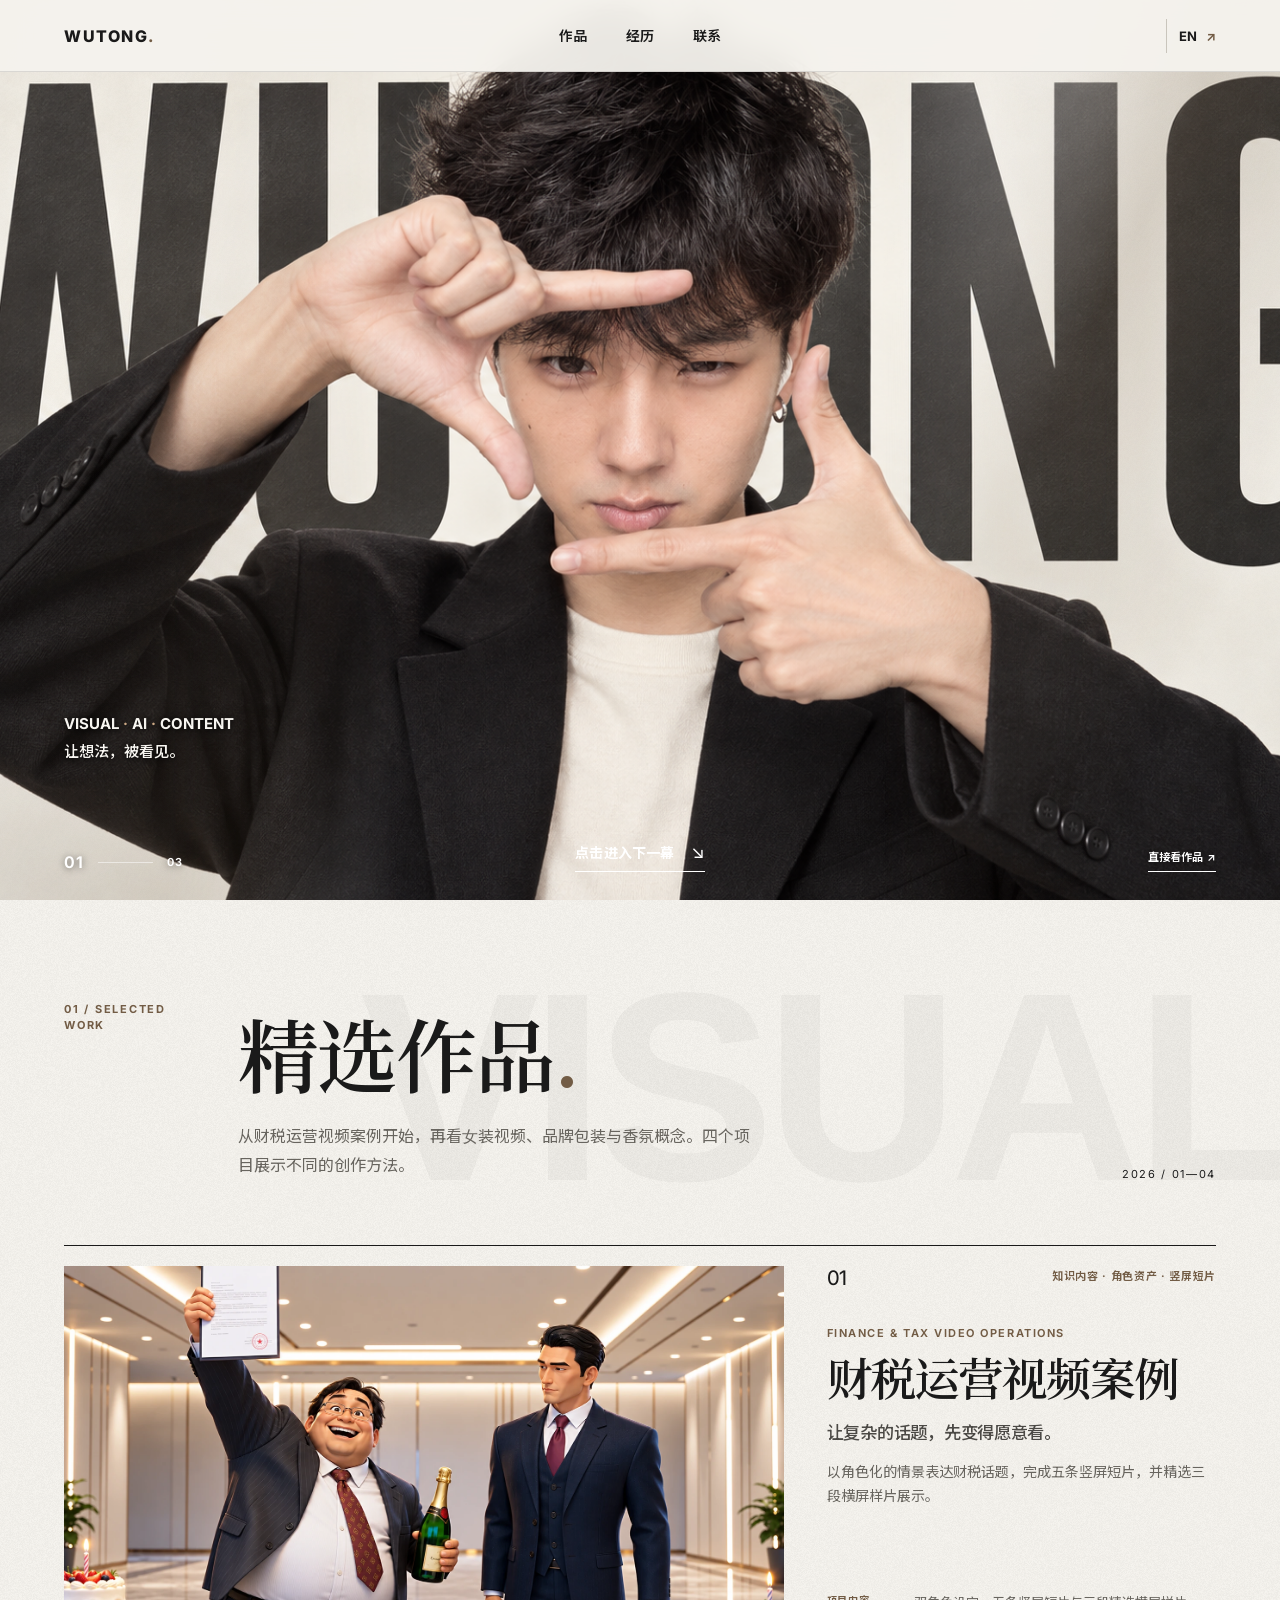
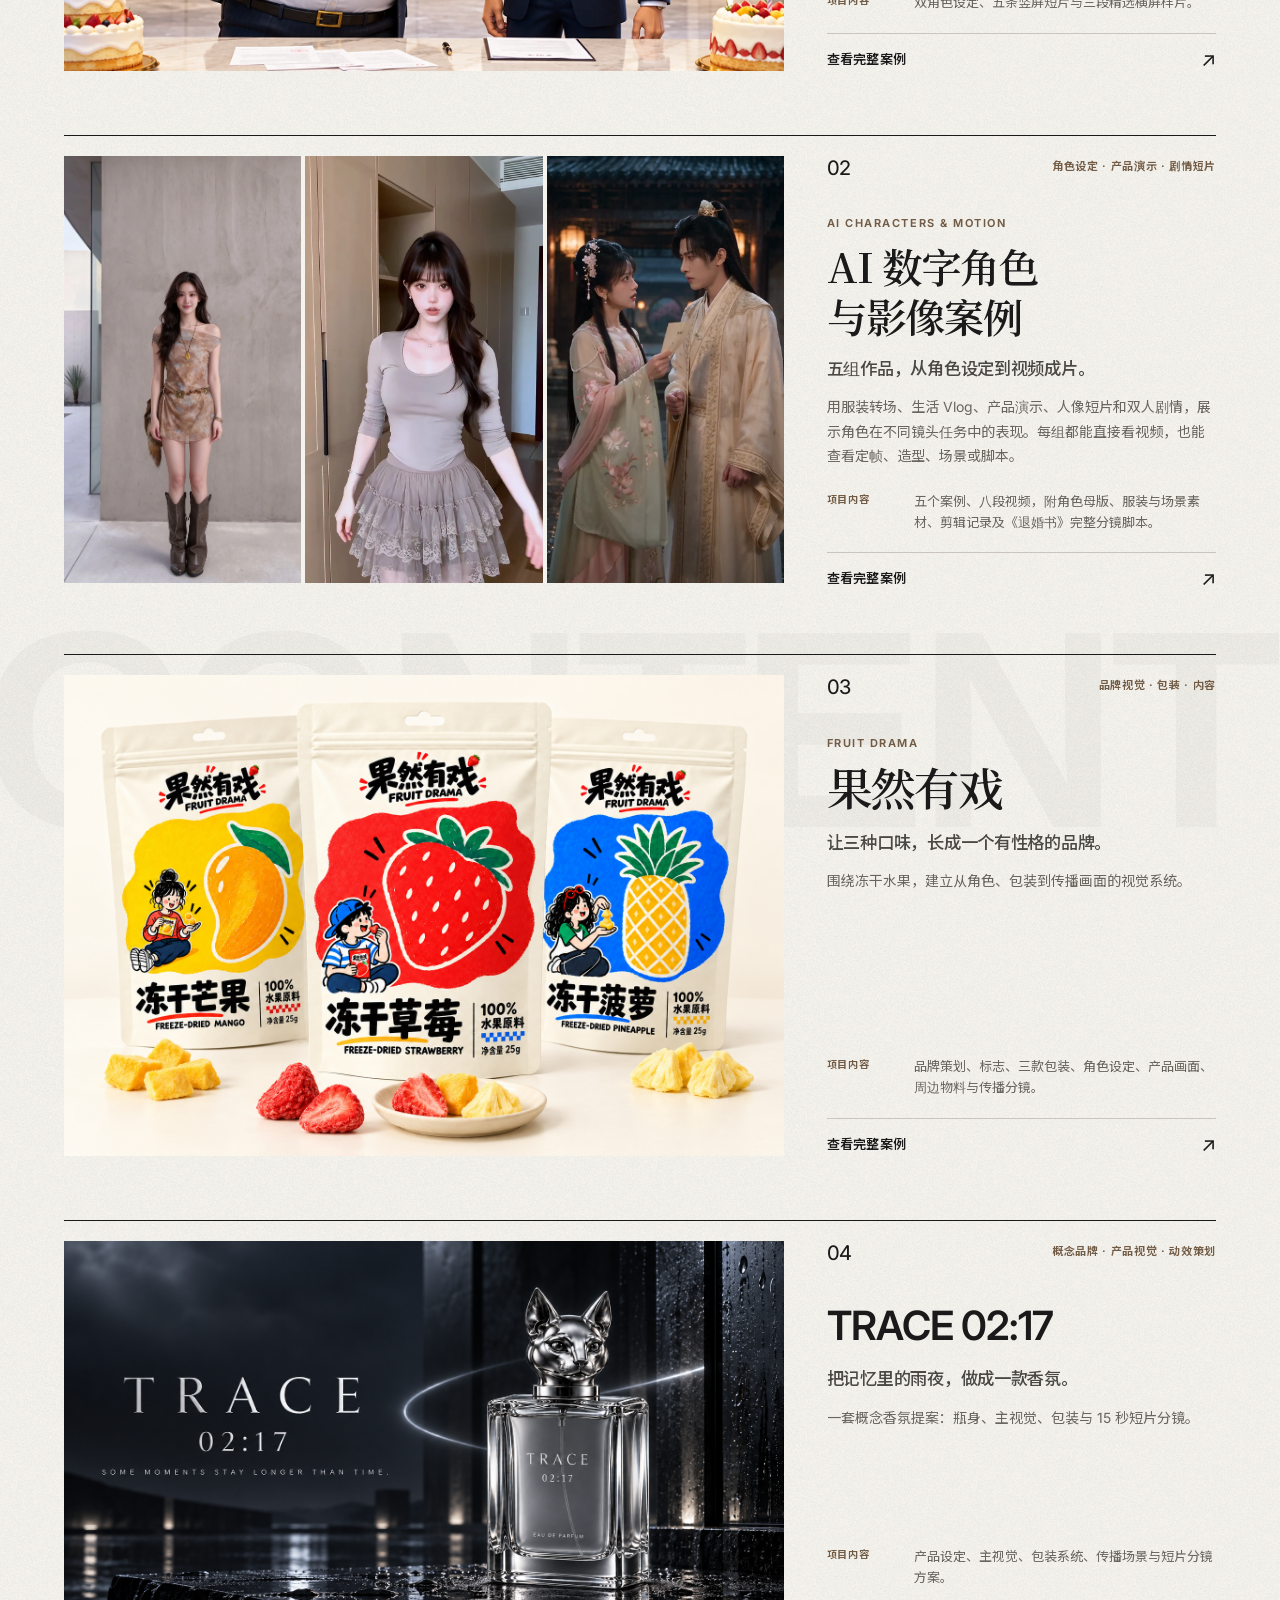
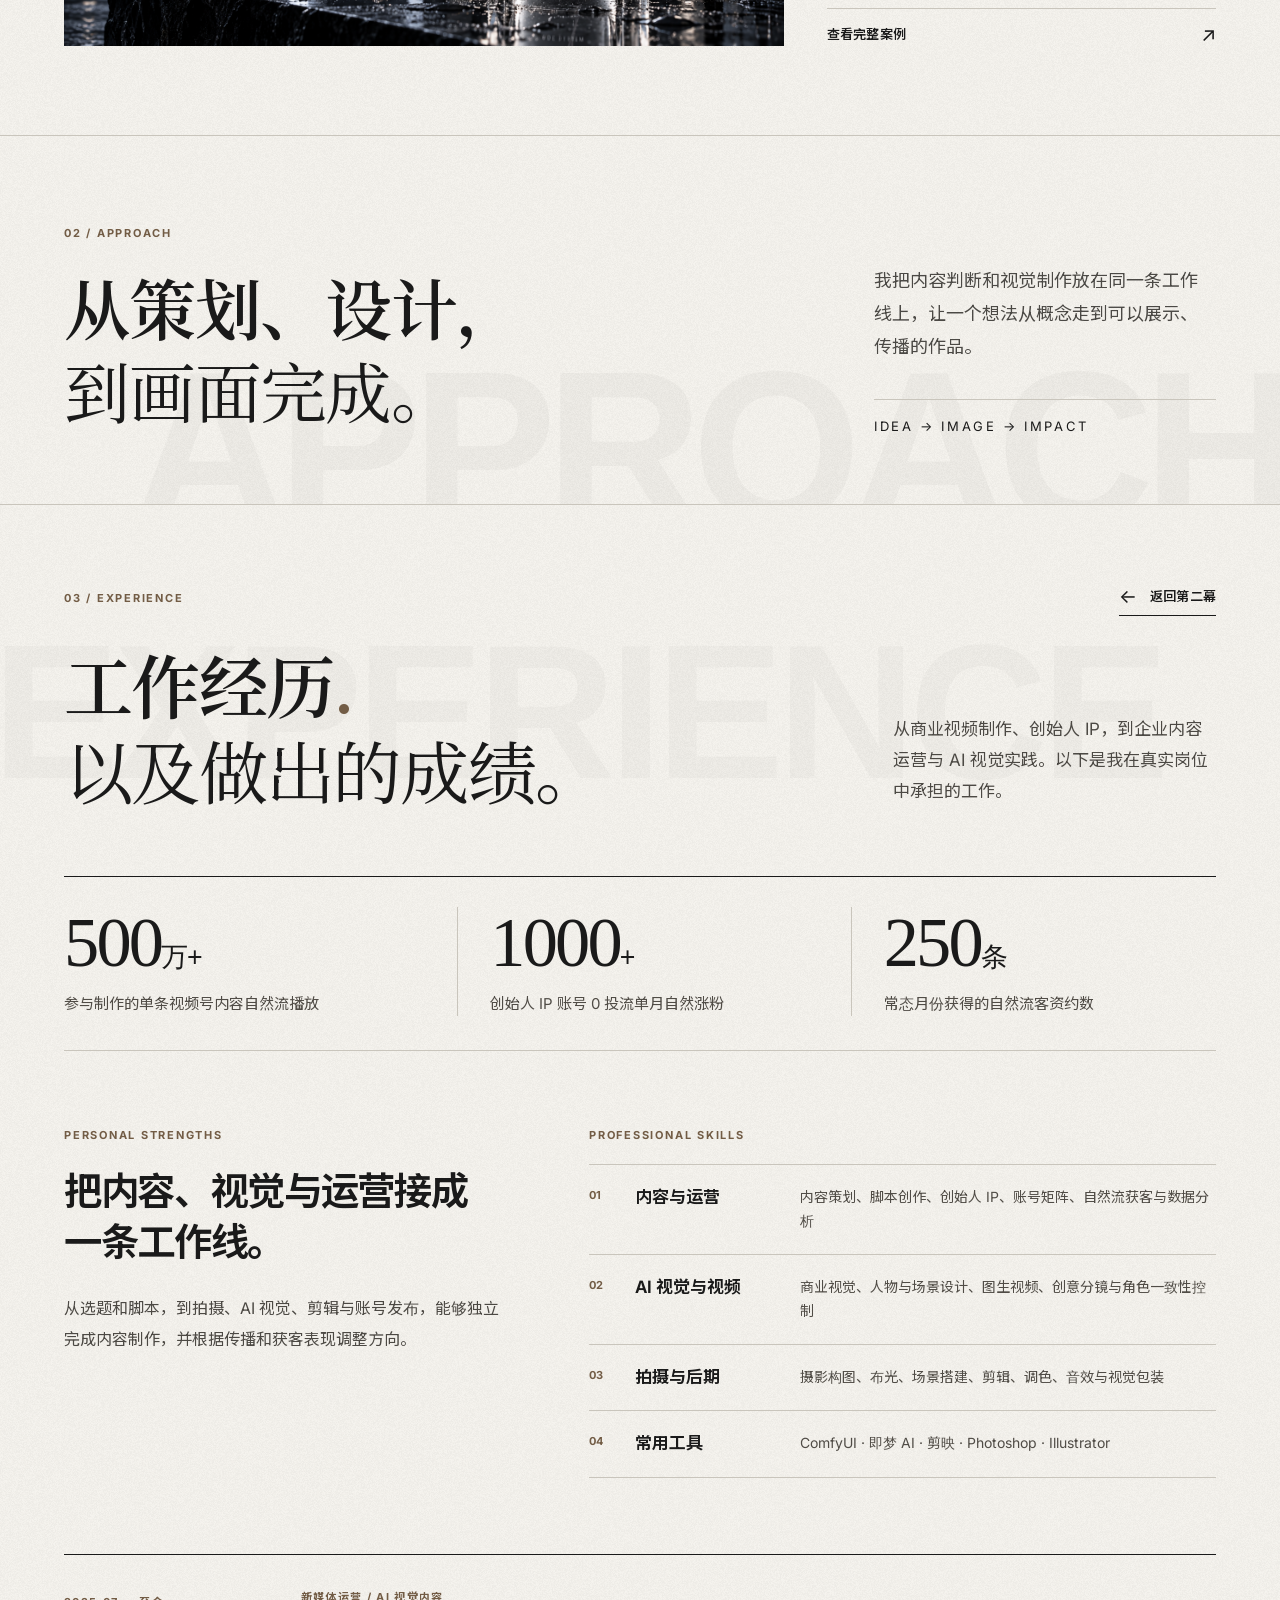
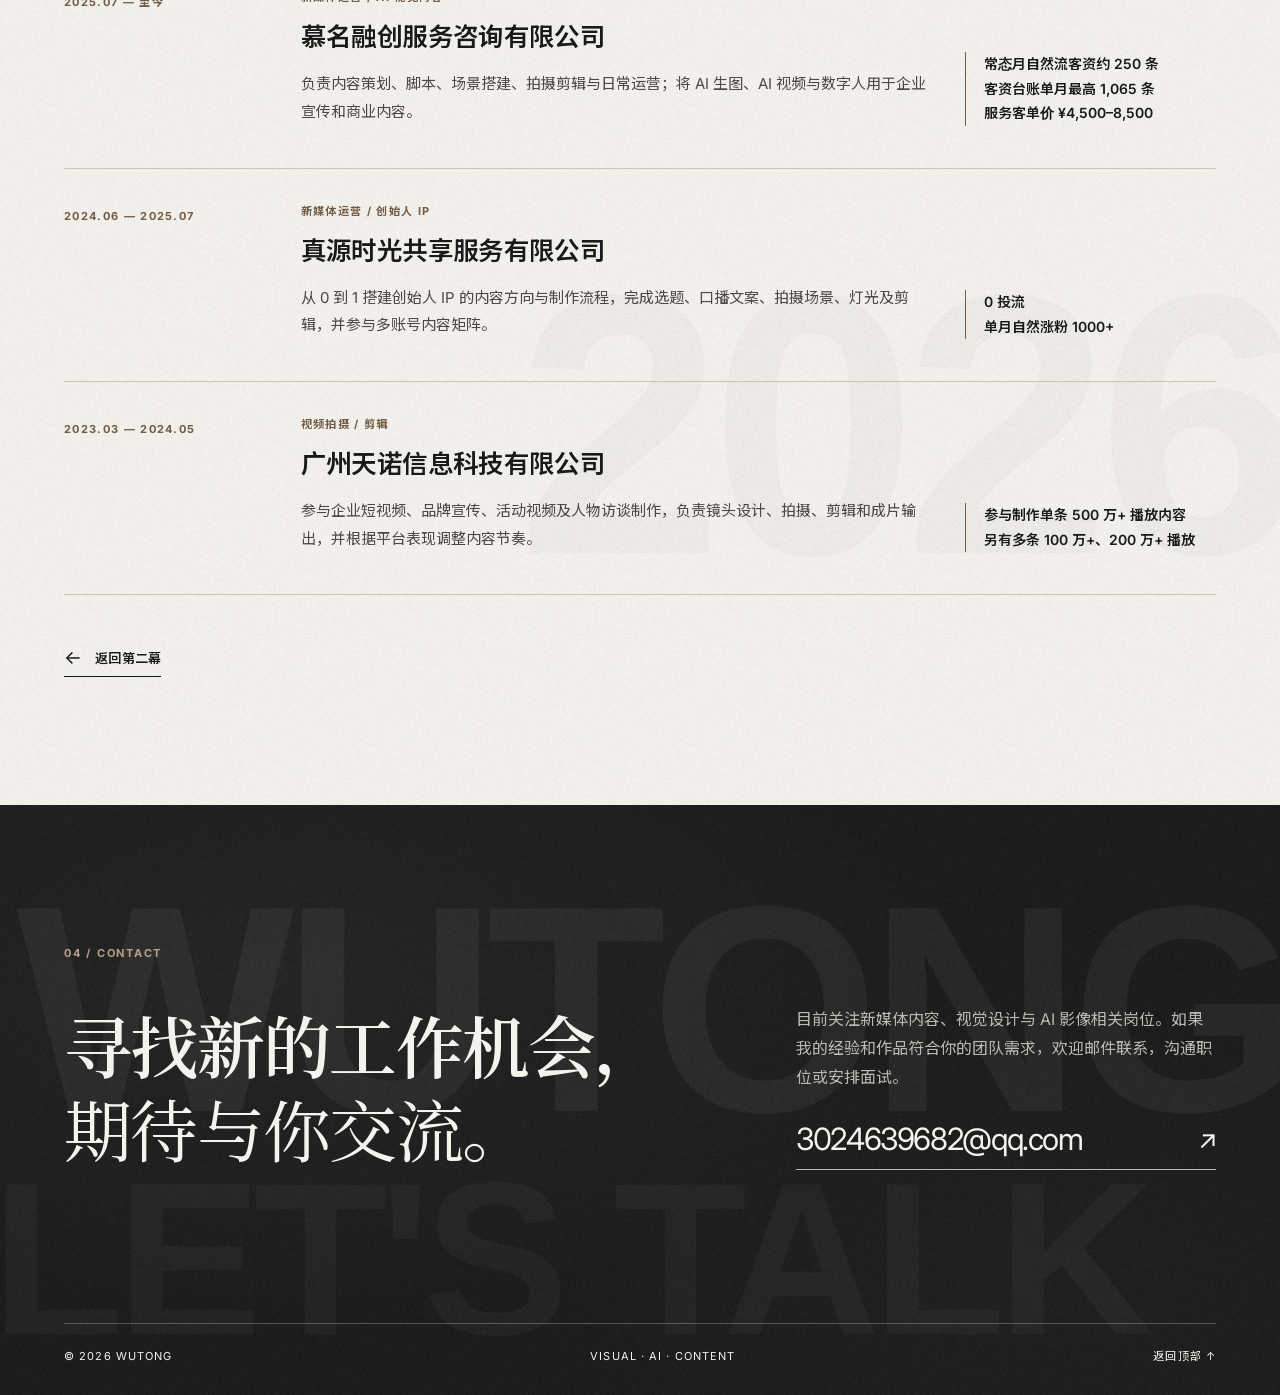
<file: index.html>
<!doctype html>
<html lang="zh-CN">
  <head>
    <meta charset="UTF-8" />
    <meta name="viewport" content="width=device-width, initial-scale=1.0" />
    <meta name="theme-color" content="#f5f3ee" />
    <meta name="description" content="WUTONG 的新媒体、视觉与 AI 创作作品集：品牌视觉、概念产品、数字角色与动漫短片。" />
    <title>WUTONG — Visual · AI · Content</title>
    <link rel="icon" type="image/svg+xml" href="data:image/svg+xml,%3Csvg xmlns='http://www.w3.org/2000/svg' viewBox='0 0 64 64'%3E%3Crect width='64' height='64' fill='%231a1a1a'/%3E%3Cpath d='m10 17 7 30 15-20 15 20 7-30' fill='none' stroke='%23f5f3ee' stroke-width='5'/%3E%3C/svg%3E" />
    <link rel="stylesheet" href="./styles.css?v=42" />
    <script src="./site-data.js?v=26" defer></script>
    <script src="./app.js?v=29" defer></script>
    <script src="./ambient.js?v=21" defer></script>
  </head>
  <body class="home-page">
    <a class="skip-link" href="#work" data-i18n="skip">跳至作品</a>
    <div class="site-ambient" aria-hidden="true"></div>
    <header class="site-header">
      <a class="wordmark" href="#top" aria-label="WUTONG 首页">WUTONG<span class="wordmark-dot">.</span></a>
      <nav class="main-nav" aria-label="主导航">
        <a href="#work" data-i18n="navWork">作品</a>
        <a href="#experience" data-i18n="navExperience">经历</a>
        <a href="#contact" data-i18n="navContact">联系</a>
      </nav>
      <button class="language-toggle" type="button" aria-label="Switch to English" title="Switch to English">EN <span aria-hidden="true">↗</span></button>
    </header>

    <main>
      <section class="story" id="top" data-scene="0" aria-label="点击切换的开场场景">
        <div class="story-sticky">
          <div class="story-media" aria-hidden="true">
            <img class="story-frame is-active" data-frame="0" src="./assets/scene-1.png" alt="" fetchpriority="high" />
            <img class="story-frame" data-frame="1" src="./assets/scene-experience.png" alt="" />
            <img class="story-frame" data-frame="2" src="./assets/scene-selected-work.png" alt="" />
            <video class="story-video" data-transition="0" src="./assets/transition-1-2.mp4" muted playsinline preload="metadata"></video>
            <video class="story-video" data-transition="1" src="./assets/transition-2-3.mp4" muted playsinline preload="metadata"></video>
          </div>
          <span class="ambient-surface" aria-hidden="true"></span>
          <span class="story-word story-word-experience" aria-hidden="true">EXPERIENCE</span>
          <span class="story-word story-word-work" aria-hidden="true">SELECTED WORK</span>

          <div class="story-copy story-copy-0 is-active" data-copy="0">
            <p class="story-kicker">VISUAL <span>·</span> AI <span>·</span> CONTENT</p>
            <p class="story-subline" data-i18n="openingLine">让想法，被看见。</p>
          </div>
          <div class="story-copy story-copy-1" data-copy="1">
            <p class="eyebrow">01 / EXPERIENCE</p>
            <h1 data-i18n="sceneOneTitle">做过什么，<br />做出了什么。</h1>
            <p data-i18n="sceneOneBody">从拍摄剪辑到创始人 IP 与 AI 视觉内容，三段经历记录了我的工作和成果。</p>
            <a class="text-link" href="#experience"><span data-i18n="exploreExperience">查看工作经历</span><span aria-hidden="true">↗</span></a>
          </div>
          <div class="story-copy story-copy-2" data-copy="2">
            <p class="eyebrow">02 / SELECTED WORK</p>
            <h2 data-i18n="sceneTwoTitle">从经历，<br />走进作品。</h2>
            <p data-i18n="sceneTwoBody">按创作方向快速进入案例；往下可浏览完整画面。</p>
            <nav class="story-project-index" aria-label="代表作品">
              <a href="./project.html?slug=tax-animation"><span>01</span><span class="story-index-name"><strong data-i18n="sceneTaxType">内容短片</strong><small data-i18n="sceneTax">财税动漫短片</small></span><span aria-hidden="true">↗</span></a>
              <a href="./project.html?slug=digital-model"><span>02</span><span class="story-index-name"><strong data-i18n="sceneMikaType">数字角色</strong><small data-i18n="sceneMika">AI 数字角色与影像案例</small></span><span aria-hidden="true">↗</span></a>
              <a href="./project.html?slug=fruit-drama"><span>03</span><span class="story-index-name"><strong data-i18n="sceneFruitType">品牌包装</strong><small data-i18n="sceneFruit">果然有戏</small></span><span aria-hidden="true">↗</span></a>
              <a href="./project.html?slug=trace"><span>04</span><span class="story-index-name"><strong data-i18n="sceneTraceType">概念视觉</strong><small>TRACE 02:17</small></span><span aria-hidden="true">↗</span></a>
            </nav>
          </div>

          <div class="story-bottom">
            <div class="story-left"><div class="story-counter" aria-hidden="true"><span class="story-current">01</span><span class="story-rule"></span><span>03</span></div><button class="scene-prev" type="button" hidden><span aria-hidden="true">←</span> <span data-i18n="previousScene">上一幕</span></button></div>
            <button class="scene-next" type="button"><span data-i18n="nextScene">点击进入下一幕</span><span class="next-arrow" aria-hidden="true">↘</span></button>
            <a class="story-skip" href="#work"><span data-i18n="skipIntro">直接看作品</span> <span aria-hidden="true">↗</span></a>
          </div>
        </div>
      </section>

      <section class="works section-shell" id="work" aria-labelledby="works-title">
        <span class="ambient-surface" aria-hidden="true"></span>
        <div class="section-heading">
          <p class="section-index">01 / SELECTED WORK</p>
          <div>
            <h2 id="works-title" data-i18n="worksTitle">精选作品<span class="heading-period">.</span></h2>
            <p data-i18n="worksIntro">从财税运营视频案例开始，再看女装视频、品牌包装与香氛概念。四个项目展示不同的创作方法。</p>
          </div>
          <span class="works-count">2026 / 01—04</span>
        </div>
        <div class="work-list" id="work-list"></div>
        <noscript><p>查看项目：<a href="./project.html?slug=tax-animation">财税动漫短片</a>、<a href="./project.html?slug=fruit-drama">果然有戏</a>、<a href="./project.html?slug=trace">TRACE 02:17</a>、<a href="./project.html?slug=digital-model">AI 数字角色与影像案例</a>。</p></noscript>
      </section>

      <section class="statement section-shell" aria-labelledby="statement-title">
        <span class="ambient-surface" aria-hidden="true"></span>
        <p class="section-index">02 / APPROACH</p>
        <h2 id="statement-title" data-i18n="statementTitle">从策划、设计，<br /><em>到画面完成。</em></h2>
        <div class="statement-side">
          <p data-i18n="statementBody">我把内容判断和视觉制作放在同一条工作线上，让一个想法从概念走到可以展示、传播的作品。</p>
          <span class="fine-line"></span>
          <p class="statement-en">IDEA → IMAGE → IMPACT</p>
        </div>
      </section>

      <section class="experience section-shell" id="experience" aria-labelledby="experience-title">
        <span class="ambient-surface" aria-hidden="true"></span>
        <div class="experience-topline"><p class="section-index">03 / EXPERIENCE</p><a class="experience-return" href="#top" data-return-scene="1"><span aria-hidden="true">←</span><span data-i18n="returnSecondScene">返回第二幕</span></a></div>
        <div class="experience-heading">
          <div><h2 id="experience-title" data-i18n="experienceTitle">工作经历<span class="heading-period">.</span><br /><em>以及做出的成绩。</em></h2></div>
          <p data-i18n="experienceIntro">从商业视频制作、创始人 IP，到企业内容运营与 AI 视觉实践。以下是我在真实岗位中承担的工作。</p>
        </div>
        <div class="experience-metrics" aria-label="代表成果">
          <div><strong data-i18n="metricViewsNumber">500<span>万+</span></strong><p data-i18n="metricViews">参与制作的单条视频号内容自然流播放</p></div>
          <div><strong data-i18n="metricFollowersNumber">1000<span>+</span></strong><p data-i18n="metricFollowers">创始人 IP 账号 0 投流单月自然涨粉</p></div>
          <div><strong data-i18n="metricLeadsNumber">250<span>条</span></strong><p data-i18n="metricLeads">常态月份获得的自然流客资约数</p></div>
        </div>
        <div class="experience-capabilities" aria-labelledby="capabilities-title">
          <div class="experience-advantage">
            <p class="section-index" data-i18n="advantageLabel">PERSONAL STRENGTHS</p>
            <h3 id="capabilities-title" data-i18n="advantageTitle">把内容、视觉与运营接成一条工作线。</h3>
            <p data-i18n="advantageBody">从选题和脚本，到拍摄、AI 视觉、剪辑与账号发布，能够独立完成内容制作，并根据传播和获客表现调整方向。</p>
          </div>
          <div class="experience-skills" aria-label="专业技能">
            <p class="section-index" data-i18n="skillsLabel">PROFESSIONAL SKILLS</p>
            <div class="experience-skill"><span>01</span><h4 data-i18n="skillOperationsTitle">内容与运营</h4><p data-i18n="skillOperationsBody">内容策划、脚本创作、创始人 IP、账号矩阵、自然流获客与数据分析</p></div>
            <div class="experience-skill"><span>02</span><h4 data-i18n="skillAiTitle">AI 视觉与视频</h4><p data-i18n="skillAiBody">商业视觉、人物与场景设计、图生视频、创意分镜与角色一致性控制</p></div>
            <div class="experience-skill"><span>03</span><h4 data-i18n="skillProductionTitle">拍摄与后期</h4><p data-i18n="skillProductionBody">摄影构图、布光、场景搭建、剪辑、调色、音效与视觉包装</p></div>
            <div class="experience-skill"><span>04</span><h4 data-i18n="skillToolsTitle">常用工具</h4><p data-i18n="skillToolsBody">ComfyUI · 即梦 AI · 剪映 · Photoshop · Illustrator</p></div>
          </div>
        </div>
        <div class="experience-list">
          <article class="experience-item">
            <p class="experience-date" data-i18n="jobOneDate">2025.07 — 至今</p>
            <div class="experience-detail"><p class="experience-role" data-i18n="jobOneRole">新媒体运营 / AI 视觉内容</p><h3 data-i18n="jobOneCompany">慕名融创服务咨询有限公司</h3><p data-i18n="jobOneBody">负责内容策划、脚本、场景搭建、拍摄剪辑与日常运营；将 AI 生图、AI 视频与数字人用于企业宣传和商业内容。</p></div>
            <p class="experience-result" data-i18n="jobOneResult">常态月自然流客资约 250 条<br />客资台账单月最高 1,065 条<br />服务客单价 ¥4,500–8,500</p>
          </article>
          <article class="experience-item">
            <p class="experience-date">2024.06 — 2025.07</p>
            <div class="experience-detail"><p class="experience-role" data-i18n="jobTwoRole">新媒体运营 / 创始人 IP</p><h3 data-i18n="jobTwoCompany">真源时光共享服务有限公司</h3><p data-i18n="jobTwoBody">从 0 到 1 搭建创始人 IP 的内容方向与制作流程，完成选题、口播文案、拍摄场景、灯光及剪辑，并参与多账号内容矩阵。</p></div>
            <p class="experience-result" data-i18n="jobTwoResult">0 投流<br />单月自然涨粉 1000+</p>
          </article>
          <article class="experience-item">
            <p class="experience-date">2023.03 — 2024.05</p>
            <div class="experience-detail"><p class="experience-role" data-i18n="jobThreeRole">视频拍摄 / 剪辑</p><h3 data-i18n="jobThreeCompany">广州天诺信息科技有限公司</h3><p data-i18n="jobThreeBody">参与企业短视频、品牌宣传、活动视频及人物访谈制作，负责镜头设计、拍摄、剪辑和成片输出，并根据平台表现调整内容节奏。</p></div>
            <p class="experience-result" data-i18n="jobThreeResult">参与制作单条 500 万+ 播放内容<br />另有多条 100 万+、200 万+ 播放</p>
          </article>
        </div>
        <a class="experience-return experience-return--footer" href="#top" data-return-scene="1"><span aria-hidden="true">←</span><span data-i18n="returnSecondScene">返回第二幕</span></a>
      </section>

      <section class="contact section-shell" id="contact" aria-labelledby="contact-title">
        <span class="ambient-surface" aria-hidden="true"></span>
        <p class="section-index">04 / CONTACT</p>
        <div class="contact-content">
          <h2 id="contact-title" data-i18n="contactTitle">寻找新的工作机会，<br /><em>期待与你交流。</em></h2>
          <div>
            <p data-i18n="contactBody">目前关注新媒体内容、视觉设计与 AI 影像相关岗位。如果我的经验和作品符合你的团队需求，欢迎邮件联系，沟通职位或安排面试。</p>
            <a class="contact-email" href="mailto:3024639682@qq.com">3024639682@qq.com <span aria-hidden="true">↗</span></a>
          </div>
        </div>
        <footer class="site-footer"><span>© 2026 WUTONG</span><span>VISUAL · AI · CONTENT</span><a href="#top" data-i18n="backTop">返回顶部 ↑</a></footer>
      </section>
    </main>
  </body>
</html>
</file>
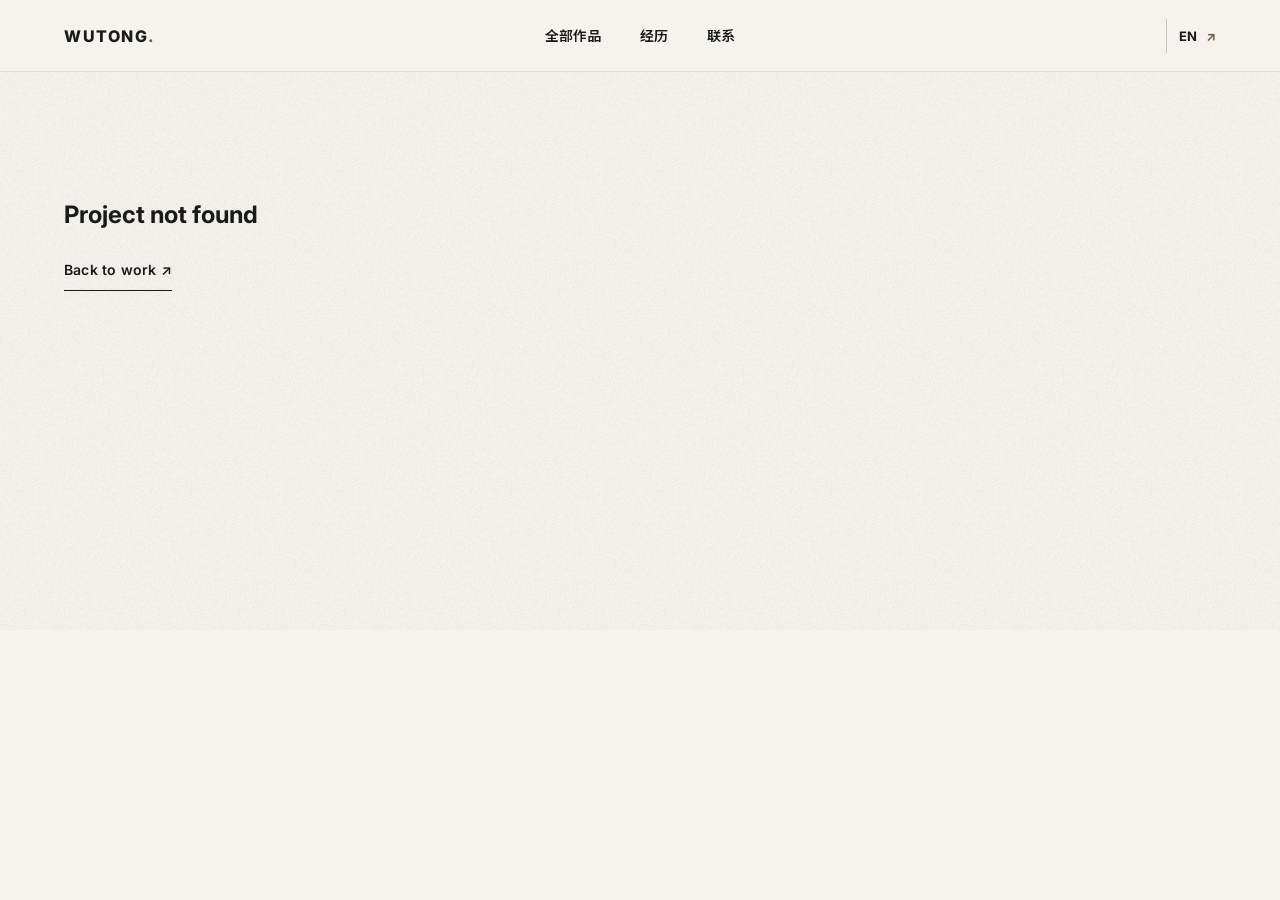
<file: project.html>
<!doctype html>
<html lang="zh-CN">
  <head>
    <meta charset="UTF-8" />
    <meta name="viewport" content="width=device-width, initial-scale=1.0" />
    <meta name="theme-color" content="#f5f3ee" />
    <meta name="description" content="WUTONG 作品案例。" />
    <title>Project — WUTONG</title>
    <link rel="icon" type="image/svg+xml" href="data:image/svg+xml,%3Csvg xmlns='http://www.w3.org/2000/svg' viewBox='0 0 64 64'%3E%3Crect width='64' height='64' fill='%231a1a1a'/%3E%3Cpath d='m10 17 7 30 15-20 15 20 7-30' fill='none' stroke='%23f5f3ee' stroke-width='5'/%3E%3C/svg%3E" />
    <link rel="stylesheet" href="./styles.css?v=42" />
    <script src="./site-data.js?v=26" defer></script>
    <script src="./project.js?v=22" defer></script>
    <script src="./ambient.js?v=16" defer></script>
  </head>
  <body class="project-page">
    <a class="skip-link" href="#case-content">跳至案例内容</a>
    <header class="site-header">
      <a class="wordmark" href="./index.html" aria-label="WUTONG 首页">WUTONG<span class="wordmark-dot">.</span></a>
      <nav class="main-nav" aria-label="主导航"><a href="./index.html#work" data-i18n="allWorks">全部作品</a><a href="./index.html#experience" data-i18n="navExperience">经历</a><a href="./index.html#contact" data-i18n="navContact">联系</a></nav>
      <button class="language-toggle" type="button" aria-label="Switch to English" title="Switch to English">EN <span aria-hidden="true">↗</span></button>
    </header>
    <main id="case-content">
      <section class="case-hero section-shell">
        <span class="ambient-surface" aria-hidden="true"></span>
        <a class="case-back text-link" href="./index.html#work"><span aria-hidden="true">←</span><span data-i18n="backWorks">返回全部作品</span></a>
        <div class="case-headline">
          <p class="case-number">PROJECT / <span id="case-number">01</span></p>
          <p class="case-category" id="case-category"></p>
          <h1 id="case-title"></h1>
          <p class="case-tagline" id="case-tagline"></p>
        </div>
        <div class="case-cover-wrap"></div>
      </section>
      <section class="case-overview section-shell">
        <span class="ambient-surface" aria-hidden="true"></span>
        <div class="case-overview-heading"><p class="section-index">OVERVIEW</p><h2 data-i18n="caseOverview">项目概览</h2></div>
        <div class="case-overview-body"><p class="case-lead" id="case-summary"></p><div class="case-facts"><div><span data-i18n="caseType">项目类型</span><strong id="case-type"></strong></div><div><span data-i18n="caseOutput">交付内容</span><strong id="case-deliverables"></strong></div></div></div>
      </section>
      <section class="case-gallery section-shell" aria-labelledby="gallery-title">
        <span class="ambient-surface" aria-hidden="true"></span>
        <div class="case-gallery-head"><p class="section-index">01 / SELECTED FRAMES</p><h2 id="gallery-title" data-i18n="caseGallery">作品画面</h2></div>
        <div id="case-video-wrap" class="case-video-wrap" hidden><div class="case-video-intro"><p class="section-index">FILM / 01—03</p><h3 data-i18n="videoSample">短片精选</h3><p data-i18n="videoNote">三段横屏样片，展示不同的财税情景与角色风格。</p></div><div id="case-video-grid" class="case-video-grid"></div></div>
        <div id="case-script-wrap" class="case-script-wrap" hidden><div class="case-script-intro"><p class="section-index">STORY / 01—07</p><h3 data-i18n="scriptTitle">脚本与对应画面</h3><p data-i18n="scriptNote">先看完整的 0–30 秒脚本，再看三个关键画面。</p></div><figure id="case-full-script" class="case-full-script" hidden><a id="case-full-script-link" target="_blank" rel="noopener"><img id="case-full-script-image" loading="lazy" decoding="async" /></a><figcaption id="case-full-script-caption"></figcaption></figure><div id="case-script-grid" class="case-script-grid"></div></div>
        <div id="gallery-grid" class="gallery-grid"></div>
      </section>
      <section class="case-story section-shell">
        <span class="ambient-surface" aria-hidden="true"></span>
        <div><p class="section-index">02 / CONTEXT</p><h2 data-i18n="caseChallenge">要解决的问题</h2><p id="case-brief"></p></div>
        <div><p class="section-index">03 / APPROACH</p><h2 data-i18n="caseApproach">设计与制作</h2><p id="case-process"></p></div>
      </section>
      <section class="next-project section-shell"><span class="ambient-surface" aria-hidden="true"></span><p class="section-index" data-i18n="nextLabel">下一个项目</p><a id="next-link" href="#"><span id="next-title"></span><span aria-hidden="true">↗</span></a></section>
      <nav class="case-endnav section-shell" aria-label="案例结束导航"><span class="section-index">END / PROJECT</span><a href="./index.html#work"><span aria-hidden="true">←</span><span data-i18n="backWorks">返回全部作品</span></a></nav>
      <footer class="site-footer section-shell"><span>© 2026 WUTONG</span><span>VISUAL · AI · CONTENT</span><a href="./index.html#work" data-i18n="allWorks">全部作品 ↑</a></footer>
    </main>
  </body>
</html>
</file>
<file: styles.css>
:root{color-scheme:light;--paper:#f5f3ee;--paper-deep:#ebe8e1;--ink:#1a1a1a;--muted:#68655f;--line:#c9c5bc;--accent:#725c45;--page-pad:clamp(22px,5vw,88px);--header-h:72px}
@view-transition{navigation:auto}
::view-transition-old(root),::view-transition-new(root){animation-duration:.3s}
::view-transition-group(project-tax),::view-transition-group(project-fruit),::view-transition-group(project-trace){animation-duration:.48s;animation-timing-function:cubic-bezier(.16,1,.3,1)}
*{box-sizing:border-box}
html{scroll-behavior:smooth;background:var(--paper);scrollbar-color:var(--accent) var(--paper-deep)}
body{margin:0;min-width:320px;background:var(--paper) url("./assets/paper-grain-light.png") repeat;background-size:320px 320px;color:var(--ink);font-family:"PingFang SC","Microsoft YaHei",Arial,sans-serif;-webkit-font-smoothing:antialiased}
body,button{font-size:16px}
button,a{color:inherit;font:inherit}
a{text-decoration:none}
button{border:0;background:none;cursor:pointer}
img,video{max-width:100%}
img{display:block}
::selection{background:#1a1a1a;color:#fff}
:focus-visible{outline:2px solid var(--accent);outline-offset:5px}
.skip-link{position:fixed;z-index:100;left:16px;top:-60px;padding:12px 18px;background:var(--ink);color:#fff}
.skip-link:focus{top:16px}
.section-shell{padding-inline:max(var(--page-pad),calc((100vw - 1480px)/2))}
.section-index,.eyebrow,.case-number{margin:0;font-size:11px;line-height:1.4;font-weight:700;letter-spacing:.2em;text-transform:uppercase}
.section-index{color:var(--accent)}
.site-header{position:fixed;z-index:40;top:0;left:0;right:0;height:var(--header-h);padding:0 var(--page-pad);display:grid;grid-template-columns:1fr auto 1fr;align-items:center;gap:20px;background:rgba(245,243,238,.95);border-bottom:1px solid rgba(26,26,26,.12);backdrop-filter:blur(14px)}
.wordmark{justify-self:start;white-space:nowrap;font-size:16px;font-weight:800;letter-spacing:.13em;line-height:1}
.wordmark-dot{color:var(--accent)}
.main-nav{display:flex;align-items:center;gap:clamp(24px,3vw,52px)}
.main-nav a{position:relative;padding:8px 0;font-size:13px;font-weight:600;letter-spacing:.04em;white-space:nowrap}
.main-nav a:after{content:"";position:absolute;left:0;right:100%;bottom:3px;height:1px;background:currentColor;transition:right .25s ease}
.main-nav a:hover:after,.main-nav a:focus-visible:after{right:0}
.language-toggle{justify-self:end;padding:9px 0 9px 12px;border-left:1px solid var(--line);font-size:13px;font-weight:700;letter-spacing:.04em;white-space:nowrap}
.language-toggle span{display:inline-block;margin-left:5px;color:var(--accent);transition:transform .25s ease}
.language-toggle:hover span{transform:translate(2px,-2px)}

.story{position:relative;height:100svh;min-height:580px;background:var(--paper-deep)}
.story-sticky{position:relative;height:100%;overflow:hidden;isolation:isolate;cursor:pointer}
.story-media,.story-frame,.story-video{position:absolute;inset:0;width:100%;height:100%}
.story-media{z-index:-2;background:#eae7df}
.story-frame,.story-video{object-fit:cover;object-position:center;opacity:0;transition:opacity .2s ease}
.story-frame.is-active,.story-video.is-visible{opacity:1}
.story-video{z-index:3;background:#eae7df;pointer-events:none}
.story-video[data-transition="1"]{z-index:4}
.story-media:after{content:"";position:absolute;z-index:5;inset:0;opacity:0;pointer-events:none;transition:opacity .6s ease}
.story[data-scene="1"] .story-media:after{opacity:1;background:linear-gradient(90deg,transparent 47%,rgba(245,243,238,.73) 74%,rgba(245,243,238,.92))}
.story[data-scene="2"] .story-media:after{opacity:1;background:linear-gradient(90deg,rgba(245,243,238,.86),rgba(245,243,238,.35) 46%,transparent 70%)}
.story-copy{position:absolute;z-index:7;opacity:0;visibility:hidden;transform:translateY(12px);transition:opacity .3s ease,transform .3s ease,visibility .3s ease;pointer-events:none}
.story-copy.is-active{opacity:1;visibility:visible;transform:none;pointer-events:auto}
.story.is-transitioning .story-copy{opacity:0;pointer-events:none}
.story-copy-0{left:var(--page-pad);bottom:clamp(105px,15vh,165px);color:var(--paper)}
.story-kicker{margin:0 0 12px;font-size:13px;font-weight:700;letter-spacing:.26em;text-shadow:0 1px 8px rgba(0,0,0,.5)}
.story-kicker span{color:#d4b08b}
.story-subline{margin:0;font-size:clamp(20px,2.5vw,40px);font-weight:550;letter-spacing:-.04em;text-shadow:0 1px 12px rgba(0,0,0,.52)}
.story-copy-1{right:clamp(4%,6vw,110px);top:50%;width:min(31vw,500px);translate:0 -45%}
.story-copy-2{left:clamp(6%,8vw,125px);top:52%;width:min(34vw,540px);translate:0 -45%}
.story-copy .eyebrow{margin-bottom:23px;color:var(--accent)}
.story-copy h1,.story-copy h2{margin:0 0 26px;font-size:clamp(44px,4.5vw,78px);font-weight:600;line-height:1.16;letter-spacing:-.025em}
.story-copy p:not(.eyebrow){margin:0;max-width:430px;font-size:clamp(15px,1.16vw,18px);line-height:1.85;color:#44403a}
.text-link{display:inline-flex;align-items:center;justify-content:space-between;gap:45px;padding:12px 0;border-bottom:1px solid currentColor;font-size:14px;font-weight:600;letter-spacing:.02em;transition:gap .25s ease,color .25s ease}
.text-link:hover,.text-link:focus-visible{gap:60px;color:var(--accent)}
.story-copy .text-link{margin-top:32px}
.story-project-index{margin-top:27px;border-top:1px solid var(--ink)}
.story-project-index a{display:grid;grid-template-columns:28px 1fr 20px;align-items:center;gap:14px;min-height:54px;border-bottom:1px solid rgba(26,26,26,.25);transition:padding .22s ease,color .22s ease}
.story-project-index a:hover,.story-project-index a:focus-visible{padding-left:7px;color:var(--accent)}
.story-project-index a span:first-child{font-family:Georgia,serif;font-size:13px;color:var(--accent)}
.story-index-name{display:flex;align-items:baseline;justify-content:space-between;gap:12px;min-width:0}
.story-project-index a strong{font-size:16px;font-weight:600;letter-spacing:-.015em}
.story-project-index a small{color:var(--muted);font-size:12px;font-weight:500;line-height:1.4;text-align:right}
.story-project-index a span:last-child{justify-self:end;font-size:18px;font-weight:400}
.story-copy-2 h2{font-size:clamp(43px,4vw,65px);margin-bottom:18px}
.story-copy-2 p:not(.eyebrow){font-size:15px}
.story-bottom{position:absolute;z-index:8;bottom:28px;left:var(--page-pad);right:var(--page-pad);display:grid;grid-template-columns:1fr 1fr 1fr;align-items:end;gap:20px;font-size:11px;font-weight:650;letter-spacing:.09em}
.story-counter{display:flex;align-items:center;gap:14px;width:max-content}
.story-current{font-size:16px}
.story-rule{width:55px;height:1px;background:currentColor;opacity:.5}
.story-left{display:flex;align-items:center;gap:27px}
.scene-prev{display:inline-flex;gap:8px;align-items:center;padding:6px 0;font-size:13px;font-weight:600;letter-spacing:.03em;border-bottom:1px solid transparent;white-space:nowrap}
.scene-prev:not([hidden]):hover{border-color:currentColor}
.scene-prev[hidden]{display:none}
.scene-next{justify-self:center;display:inline-flex;align-items:center;gap:16px;padding:10px 0;border-bottom:1px solid currentColor;font-size:14px;font-weight:700;letter-spacing:.03em;white-space:nowrap;transition:gap .25s ease,color .25s ease,transform .15s ease}
.scene-next:hover,.scene-next:focus-visible{gap:25px;color:var(--accent)}
.scene-next .next-arrow{font-size:18px;font-weight:400;line-height:1}
.story-skip{justify-self:end;border-bottom:1px solid currentColor;padding-bottom:7px;white-space:nowrap}
.story-skip:hover{color:var(--accent)}
.story[data-scene="0"] .story-bottom{color:#fff;text-shadow:0 1px 7px rgba(0,0,0,.55)}
.story.is-transitioning .scene-next{opacity:.4;pointer-events:none}

.statement{min-height:0;padding-top:clamp(75px,7vw,105px);padding-bottom:clamp(85px,8vw,120px);display:grid;grid-template-columns:1.45fr .7fr;gap:24px 8vw;align-items:start;border-top:1px solid var(--line)}
.statement>.section-index{grid-column:1/-1}
.statement h2,.about h2,.contact h2{margin:0;font-size:clamp(48px,5.2vw,76px);font-weight:600;line-height:1.2;letter-spacing:-.025em}
.statement h2 em,.about h2 em,.contact h2 em{font-family:"Songti SC","Noto Serif CJK SC",SimSun,serif;font-style:normal;font-weight:400;letter-spacing:-.025em}
.statement-side{align-self:end;max-width:400px}
.statement-side>p:first-child{margin:0;font-size:18px;line-height:1.9;color:#4b4945}
.fine-line{display:block;width:100%;height:1px;background:var(--line);margin:35px 0 18px}
.statement-en{margin:0;font-family:Georgia,serif;font-size:13px;letter-spacing:.2em}

.works{padding-top:clamp(85px,8vw,125px);padding-bottom:clamp(95px,9vw,135px)}
.section-heading{display:grid;grid-template-columns:.38fr 2fr .5fr;gap:30px;align-items:start;margin-bottom:clamp(54px,6vw,86px)}
.section-heading h2{margin:0;font-size:clamp(58px,6.3vw,96px);line-height:1.1;letter-spacing:-.025em;font-weight:600}
.heading-period{color:var(--accent)}
.section-heading>div>p{max-width:520px;margin:20px 0 0;color:var(--muted);font-size:16px;line-height:1.75}
.works-count{justify-self:end;align-self:end;font-size:11px;letter-spacing:.15em;white-space:nowrap}
.work-list{display:grid;grid-template-columns:1fr}
.work-row{display:grid;grid-template-columns:minmax(0,1.3fr) minmax(320px,.7fr);gap:clamp(36px,4.5vw,78px);grid-column:1;min-width:0;border-top:1px solid var(--ink);padding:24px 0 clamp(58px,6vw,88px)}
.work-row:nth-child(even),.work-row:nth-child(4){grid-column:1;margin-top:0}
.work-media{display:block;width:100%;aspect-ratio:1.55;overflow:hidden;background:#e9e5dd}
.work-media--fruit-drama{aspect-ratio:1.5}
.work-media--trace,.work-media--tax-animation{aspect-ratio:16/9}
.work-media img{width:100%;height:100%;object-fit:cover;transition:transform .55s cubic-bezier(.2,.75,.25,1)}
.work-row:hover .work-media img,.work-row:focus-visible .work-media img{transform:scale(1.02)}
.work-media--trace{background:#111319}
.work-media--tax-animation{background:#ded8d0}
.work-media--tax-animation{view-transition-name:project-tax}
.work-media--fruit-drama{view-transition-name:project-fruit}
.work-media--trace{view-transition-name:project-trace}
.work-media--trace img,.work-media--tax-animation img{object-fit:contain}
.work-media--digital-model{aspect-ratio:16/9;background:var(--paper)}
.work-media--duo{display:grid;grid-template-columns:1.05fr .95fr;gap:12px;padding:0}
.work-media--duo img{object-fit:contain;min-width:0;background:#e9e5dd}
.work-media--digital-model.work-media--duo{grid-template-columns:54fr 46fr;gap:10px}
.work-media--digital-model.work-media--duo img{object-fit:cover;object-position:center;background:none}
.work-content{display:flex;flex-direction:column;align-items:flex-start;padding-top:3px}
.work-top{display:flex;align-items:baseline;justify-content:space-between;gap:15px;width:100%;font-size:11px;font-weight:650;letter-spacing:.1em}
.work-top span:first-child{font-family:Georgia,serif;font-size:22px;letter-spacing:-.04em;font-weight:400}
.work-top span:last-child{color:var(--accent);text-align:right}
.work-content h3{margin:19px 0 10px;font-size:clamp(36px,3.3vw,56px);font-weight:600;line-height:1.13;letter-spacing:-.025em;text-wrap:balance}
.work-row:first-child .work-content h3,.work-row:nth-child(3) .work-content h3{font-size:clamp(44px,3.8vw,62px)}
.work-tagline{margin:0;max-width:540px;font-size:clamp(15px,1.25vw,19px);line-height:1.65;letter-spacing:-.02em;color:#4b4945}
.work-open{display:flex;align-items:center;justify-content:space-between;width:100%;margin-top:clamp(38px,4vw,62px);padding-top:14px;border-top:1px solid var(--line);font-size:14px;font-weight:600;letter-spacing:.02em}
.work-open span:last-child{font-size:20px;font-weight:400;transition:transform .25s ease}
.work-row:hover .work-open span:last-child,.work-row:focus-visible .work-open span:last-child{transform:translate(4px,-4px)}
.work-row:active .work-media img{transform:scale(.995)}

.experience{padding-top:clamp(88px,8vw,125px);padding-bottom:clamp(100px,10vw,150px);background:var(--paper-deep) url("./assets/paper-grain-light.png") repeat;background-size:320px 320px;scroll-margin-top:var(--header-h)}
.experience-topline{display:flex;justify-content:space-between;align-items:center;gap:24px}
.experience-return{display:inline-flex;align-items:center;gap:13px;width:max-content;padding:5px 0 9px;border-bottom:1px solid var(--ink);font-size:13px;font-weight:600;letter-spacing:.02em;transition:gap .25s ease,color .25s ease}
.experience-return:hover,.experience-return:focus-visible{gap:20px;color:var(--accent)}
.experience-return span:first-child{font-size:19px;font-weight:400;line-height:1}
.experience-return--footer{margin:48px 0 0 auto}
.experience-heading{display:grid;grid-template-columns:minmax(0,1.4fr) minmax(270px,.6fr);gap:6vw;align-items:end}
.experience h2{margin:25px 0 0;font-size:clamp(50px,5.4vw,82px);font-weight:600;line-height:1.2;letter-spacing:-.035em}
.experience h2 em{font-family:"Songti SC","Noto Serif CJK SC",SimSun,serif;font-style:normal;font-weight:400;letter-spacing:-.035em}
.experience-heading>p{max-width:430px;margin:0 0 5px;color:#4c4944;font-size:17px;line-height:1.85}
.experience-metrics{display:grid;grid-template-columns:repeat(3,1fr);gap:28px;margin-top:clamp(48px,5vw,76px);padding:30px 0 34px;border-top:1px solid var(--ink);border-bottom:1px solid var(--line)}
.experience-metrics>div:not(:first-child){padding-left:32px;border-left:1px solid var(--line)}
.experience-metrics strong{display:block;font-family:Georgia,"Times New Roman",serif;font-size:clamp(54px,5.5vw,86px);font-weight:400;line-height:1;letter-spacing:-.04em;font-variant-numeric:tabular-nums}
.experience-metrics strong span{font-family:"PingFang SC","Microsoft YaHei",Arial,sans-serif;font-size:.38em;font-weight:500;letter-spacing:-.045em}
.experience-metrics p{max-width:280px;margin:14px 0 0;color:#504c46;font-size:15px;line-height:1.65}
.experience-capabilities{display:grid;grid-template-columns:minmax(260px,.82fr) minmax(0,1.18fr);gap:clamp(48px,7vw,115px);padding-top:clamp(58px,6vw,86px)}
.experience-advantage h3{max-width:12em;margin:22px 0 24px;font-size:clamp(30px,3vw,45px);font-weight:650;line-height:1.35;letter-spacing:-.035em}
.experience-advantage>p:last-child{max-width:470px;margin:0;color:#4c4944;font-size:16px;line-height:1.9}
.experience-skills>.section-index{margin-bottom:20px}
.experience-skill{display:grid;grid-template-columns:28px minmax(120px,.52fr) minmax(0,1.48fr);gap:18px;align-items:start;padding:20px 0;border-top:1px solid var(--line)}
.experience-skill:last-child{border-bottom:1px solid var(--line)}
.experience-skill>span{padding-top:3px;color:var(--accent);font-family:var(--font-label);font-size:11px;font-weight:700}
.experience-skill h4{margin:0;font-size:17px;font-weight:650;line-height:1.5}
.experience-skill p{margin:0;color:#504c46;font-size:14px;line-height:1.75}
.experience-list{margin-top:clamp(55px,6vw,90px);border-top:1px solid var(--ink)}
.experience-item{display:grid;grid-template-columns:minmax(135px,.38fr) minmax(0,1.2fr) minmax(175px,.48fr);gap:clamp(22px,3vw,52px);padding:35px 0 42px;border-bottom:1px solid var(--line)}
.experience-date,.experience-role{margin:0;color:var(--accent);font-size:11px;font-weight:700;letter-spacing:.12em;text-transform:uppercase}
.experience-date{padding-top:5px;white-space:nowrap}
.experience-detail h3{margin:15px 0 15px;font-size:clamp(23px,2vw,31px);font-weight:600;line-height:1.4;letter-spacing:-.025em}
.experience-detail>p:last-child{max-width:640px;margin:0;color:#4c4944;font-size:15px;line-height:1.85}
.experience-result{align-self:end;margin:0;padding-left:18px;border-left:1px solid var(--accent);font-size:14px;font-weight:600;line-height:1.75}

.contact{padding-top:clamp(100px,11vw,160px);background:var(--ink) url("./assets/paper-grain-dark.png") repeat;background-size:320px 320px;color:var(--paper)}
.contact .section-index{color:#b7a18b}
.contact-content{display:grid;grid-template-columns:1.2fr .8fr;gap:8vw;align-items:end;margin-top:40px;padding-bottom:clamp(110px,12vw,180px)}
.contact h2{font-size:clamp(48px,5.3vw,84px)}
.contact-content>div>p{max-width:420px;margin:0 0 28px;line-height:1.8;color:#bcb9b1}
.contact-email{display:flex;align-items:center;justify-content:space-between;gap:20px;padding:0 0 12px;border-bottom:1px solid #bcb9b1;font-size:clamp(20px,2.4vw,36px);letter-spacing:-.045em;word-break:break-word}
.contact-email span{font-size:26px;transition:transform .25s ease}
.contact-email:hover span,.contact-email:focus-visible span{transform:translate(4px,-4px)}
.site-footer{display:flex;justify-content:space-between;gap:20px;align-items:center;padding-top:25px;padding-bottom:32px;border-top:1px solid rgba(255,255,255,.25);font-size:11px;letter-spacing:.1em}
.site-footer a:hover{text-decoration:underline}

.project-page .site-header{background:rgba(245,243,238,.97)}
.case-hero{padding-top:calc(var(--header-h) + 42px)}
.case-back{gap:16px;font-size:14px}
.case-headline{display:grid;grid-template-columns:minmax(0,1fr) auto;gap:18px 40px;align-items:end;margin:clamp(42px,4vw,65px) 0 34px}
.case-number{grid-column:1;margin:0;color:var(--accent)}
.case-category{grid-column:2;margin:0;font-size:12px;font-weight:650;letter-spacing:.1em;color:var(--accent);text-align:right}
.case-headline h1{grid-column:1/-1;grid-row:2;margin:0;font-size:clamp(54px,6.2vw,88px);font-weight:600;line-height:1.08;letter-spacing:-.025em;text-wrap:balance}
.case-tagline{grid-column:1/-1;grid-row:3;justify-self:end;max-width:650px;margin:0 0 7px;font-size:clamp(20px,2.1vw,30px);line-height:1.5;letter-spacing:-.025em;text-align:right}
.case-cover-wrap{display:grid;place-items:center;min-height:0;aspect-ratio:1.78;overflow:hidden;background:#e8e4dc}
.case-cover-wrap img{display:block;width:100%;height:100%;min-height:0;object-fit:contain}
.case-cover-wrap--fruit-drama{aspect-ratio:1.5}
.case-cover-wrap--trace{background:#111319}
.case-cover-wrap--tax-animation{background:#ded8d0}
.case-cover-wrap--digital-model{background:#d9d4ca}
.case-cover-wrap--tax-animation{view-transition-name:project-tax}
.case-cover-wrap--fruit-drama{view-transition-name:project-fruit}
.case-cover-wrap--trace{view-transition-name:project-trace}
.case-cover-wrap--digital-model{aspect-ratio:2730/1536}
.case-cover-wrap--duo{grid-template-columns:.75fr 1.25fr;gap:18px;aspect-ratio:1.75;padding:22px}
.case-cover-wrap--duo img{background:#e7e2d9}
.case-cover-wrap--digital-model img{object-fit:contain;object-position:center}
.case-overview{display:grid;grid-template-columns:.5fr 1fr;gap:6vw;padding-top:clamp(65px,7vw,100px);padding-bottom:clamp(70px,7vw,110px)}
.case-overview h2,.case-story h2,.case-gallery h2{margin:22px 0 0;font-size:clamp(30px,3.5vw,54px);font-weight:600;letter-spacing:-.025em}
.case-lead{max-width:740px;margin:0 0 42px;font-size:clamp(23px,2.2vw,35px);line-height:1.6;letter-spacing:-.04em;text-wrap:pretty}
.case-facts{display:grid;grid-template-columns:1fr 1fr;gap:24px;border-top:1px solid var(--ink)}
.case-facts>div{display:flex;flex-direction:column;gap:14px;padding-top:18px}
.case-facts span{font-size:11px;letter-spacing:.12em;color:var(--accent)}
.case-facts strong{font-size:14px;font-weight:500;line-height:1.75}
.case-story{display:grid;grid-template-columns:1fr 1fr;gap:6vw;padding-top:clamp(85px,8vw,125px);padding-bottom:clamp(85px,8vw,125px)}
.case-story>div{padding-top:22px;border-top:1px solid var(--ink)}
.case-story h2{margin:20px 0 24px}
.case-story p:last-child{max-width:590px;margin:0;font-size:16px;line-height:1.95;color:#514e49}
.case-gallery{padding-top:clamp(80px,8vw,120px);padding-bottom:clamp(95px,9vw,140px);background:var(--paper-deep) url("./assets/paper-grain-light.png") repeat;background-size:320px 320px}
.case-gallery-head{display:flex;justify-content:space-between;align-items:end;gap:20px;margin-bottom:38px}
.gallery-grid{display:grid;grid-template-columns:repeat(12,minmax(0,1fr));gap:clamp(28px,4vw,58px) clamp(14px,2vw,32px)}
.gallery-group-heading{grid-column:1/-1;display:grid;grid-template-columns:.5fr 1fr;gap:6vw;align-items:baseline;margin-top:clamp(24px,4vw,60px);padding-top:24px;border-top:1px solid var(--ink)}
.gallery-group-heading:first-child{margin-top:0}
.gallery-group-heading h3{margin:0;font-size:clamp(27px,2.8vw,44px);line-height:1.2;letter-spacing:-.025em}
.gallery-group-heading p{max-width:48ch;margin:0;color:var(--muted);line-height:1.75}
.gallery-figure{grid-column:span 12;min-width:0;margin:0}
.gallery-figure--portrait,.gallery-figure--square{grid-column:span 6}
.gallery-figure--half-wide{grid-column:span 6}
.gallery-figure--third{grid-column:span 4}
.gallery-figure--feature{grid-column:4/span 6}
.gallery-media{display:flex;align-items:center;justify-content:center;width:100%;overflow:hidden;background:#e3dfd7}
.gallery-figure--wide .gallery-media{min-height:0;max-height:none}
.gallery-figure--portrait .gallery-media{aspect-ratio:3/4}
.gallery-figure--square .gallery-media{aspect-ratio:1}
.gallery-figure--half-wide .gallery-media{aspect-ratio:16/9}
.gallery-figure--third .gallery-media{aspect-ratio:2/3}
.gallery-figure--feature .gallery-media{height:auto;background:transparent}
.gallery-media img{display:block;width:100%;height:100%;max-height:760px;object-fit:contain}
.gallery-figure--portrait .gallery-media img{max-height:none}
.gallery-figure--feature .gallery-media img{width:100%;height:auto;max-height:none}
.gallery-figure--wide .gallery-media img{height:auto;max-height:none}
.gallery-figure--half-wide .gallery-media img{height:100%;max-height:none}
.gallery-figure figcaption{display:flex;gap:14px;align-items:baseline;margin-top:13px;padding-top:11px;border-top:1px solid var(--line);font-size:14px;letter-spacing:.02em;color:#5c5751}
.gallery-figure figcaption span:first-child{font-family:Georgia,serif;font-size:15px;color:var(--accent)}
.case-video-wrap{margin-bottom:clamp(60px,7vw,100px);padding-top:30px;border-top:1px solid var(--ink)}
.case-video-wrap[hidden]{display:none}
.case-video-intro{display:grid;grid-template-columns:1fr 1fr;gap:0 6vw;align-items:end;margin-bottom:38px}
.case-video-intro .section-index{grid-column:1/-1;margin-bottom:18px}
.case-video-intro h3{margin:0;font-size:clamp(30px,3.5vw,54px);font-weight:600;letter-spacing:-.025em}
.case-video-intro p:last-child{max-width:440px;margin:0 0 6px;color:var(--muted);line-height:1.7}
.case-video-grid{display:grid;grid-template-columns:repeat(2,minmax(0,1fr));gap:clamp(38px,5vw,68px) clamp(18px,2vw,32px);max-width:1180px;margin:0 auto}
.case-video-card{min-width:0;margin:0}
.case-video-card:first-child{grid-column:1/-1}
.case-video-card video{display:block;width:100%;aspect-ratio:16/9;object-fit:contain;background:#1a1a1a}
.case-video-card figcaption{display:grid;grid-template-columns:32px 1fr auto;align-items:baseline;gap:14px;margin-top:13px;padding-top:11px;border-top:1px solid var(--line);font-size:14px}
.case-video-card figcaption span:first-child{font-family:Georgia,serif;color:var(--accent)}
.case-video-card figcaption strong{font-weight:600}
.case-video-card figcaption span:last-child{font-family:Georgia,serif;color:var(--muted)}
.case-script-wrap{margin-bottom:clamp(60px,7vw,100px);padding-top:30px;border-top:1px solid var(--ink)}
.case-script-wrap[hidden]{display:none}
.case-script-intro{display:grid;grid-template-columns:1fr 1fr;gap:0 6vw;align-items:end;margin-bottom:38px}
.case-script-intro .section-index{grid-column:1/-1;margin-bottom:18px}
.case-script-intro h3{margin:0;font-size:clamp(30px,3.5vw,54px);font-weight:600;letter-spacing:-.025em}
.case-script-intro p:last-child{max-width:440px;margin:0 0 6px;color:var(--muted);line-height:1.7}
.case-full-script{margin:0 0 clamp(45px,5vw,74px)}
.case-full-script[hidden]{display:none}
.case-full-script a{display:block;overflow-x:auto;background:#f8f6f1}
.case-full-script img{display:block;width:100%;height:auto}
.case-full-script figcaption{padding:15px 0 0;border-top:1px solid var(--line);color:var(--muted);font-size:14px;line-height:1.5}
.case-script-grid{display:grid;grid-template-columns:repeat(3,minmax(0,1fr));gap:clamp(18px,2.3vw,36px)}
.case-script-card{min-width:0;margin:0}
.case-script-card img{width:100%;aspect-ratio:32/15;object-fit:cover;background:#ded8d0}
.case-script-card figcaption{margin-top:13px;padding-top:15px;border-top:1px solid var(--line)}
.case-script-card h4{margin:11px 0 8px;font-size:clamp(19px,1.75vw,27px);font-weight:600;letter-spacing:-.025em}
.case-script-card blockquote{margin:0;color:#504c46;font-size:15px;line-height:1.75}
html[lang="zh-CN"] .case-script-intro h3{font-family:var(--font-display);line-height:1.24}
html[lang="en"] .case-script-intro h3{font-family:"Inter",sans-serif}
.next-project{padding-top:clamp(80px,9vw,130px);padding-bottom:clamp(80px,9vw,130px)}
.next-project>a{display:flex;justify-content:space-between;align-items:center;gap:20px;margin-top:30px;padding:10px 0 25px;border-bottom:1px solid var(--ink);font-size:clamp(42px,6vw,90px);font-weight:600;letter-spacing:-.03em}
.next-project>a span:last-child{font-size:clamp(35px,4vw,62px);font-weight:400;transition:transform .25s ease}
.next-project>a:hover span:last-child,.next-project>a:focus-visible span:last-child{transform:translate(5px,-5px)}
.case-endnav{display:flex;align-items:center;justify-content:space-between;gap:24px;padding-top:27px;padding-bottom:clamp(55px,7vw,100px);border-top:1px solid var(--line)}
.case-endnav a{display:inline-flex;align-items:center;gap:16px;padding:8px 0 10px;border-bottom:1px solid var(--ink);font-size:15px;font-weight:600;transition:gap .25s ease,color .25s ease}
.case-endnav a:hover,.case-endnav a:focus-visible{gap:23px;color:var(--accent)}
.case-endnav a span:first-child{font-size:22px;font-weight:400;line-height:1}
.scene-next:active,.scene-prev:active,.language-toggle:active{transform:translateY(1px)}
.case-video-card video:focus-visible{outline-offset:6px}
html[lang="en"] .story-copy h1,html[lang="en"] .story-copy h2,html[lang="en"] .statement h2,html[lang="en"] .about h2,html[lang="en"] .contact h2,html[lang="en"] .section-heading h2,html[lang="en"] .work-content h3,html[lang="en"] .case-headline h1{letter-spacing:-.04em}
html[lang="en"] .case-headline h1{font-size:clamp(50px,5.5vw,78px)}
.project-page .site-footer{background:var(--ink) url("./assets/paper-grain-dark.png") repeat;background-size:320px 320px;color:var(--paper);padding-top:30px;padding-bottom:36px}

@media(max-width:1100px){.story-copy-1{right:4vw;width:34vw}.story-copy-2{left:6vw;width:39vw}.section-heading{grid-template-columns:1fr 4fr}.works-count{display:none}.work-content{min-height:360px}.work-content h3{font-size:clamp(39px,4vw,58px)}}
@media(max-width:760px){:root{--header-h:64px}.site-header{grid-template-columns:1fr auto;gap:10px}.main-nav{grid-column:1/-1;grid-row:2;justify-content:space-between;gap:10px;display:none}.language-toggle{grid-column:2}.story{height:300svh}.story-sticky{min-height:0}.story-frame[data-frame="0"]{object-position:50%}.story-frame[data-frame="1"]{object-position:35%}.story-frame[data-frame="2"]{object-position:72%}.story-video{object-position:center}.story[data-scene="1"] .story-media:after,.story[data-scene="2"] .story-media:after{background:linear-gradient(0deg,rgba(245,243,238,.96),rgba(245,243,238,.72) 24%,transparent 56%)}.story-copy-0{bottom:125px}.story-copy-1,.story-copy-2{top:auto;bottom:115px;left:var(--page-pad);right:var(--page-pad);width:auto;translate:none}.story-copy h1,.story-copy h2{font-size:clamp(38px,9vw,58px);margin-bottom:15px}.story-copy p:not(.eyebrow){font-size:14px;line-height:1.7}.story-copy .eyebrow{margin-bottom:12px}.story-copy .text-link{margin-top:15px}.story-bottom{grid-template-columns:1fr 1fr;bottom:22px}.scroll-cue{display:none}.story-skip{grid-column:2}.statement{min-height:0;grid-template-columns:1fr;gap:30px;padding-block:100px}.statement>.section-index{grid-column:1}.statement-side{max-width:600px}.section-heading{display:block;margin-bottom:30px}.section-heading h2{margin-top:23px}.work-row{grid-template-columns:1fr;gap:26px;padding:38px 0}.work-row:nth-child(even) .work-media{order:0}.work-media{aspect-ratio:1.28}.work-content{min-height:0;padding:0}.work-content h3{margin:35px 0 13px}.work-open{margin-top:28px}.about-content,.contact-content{grid-template-columns:1fr;gap:35px}.about-main{padding-top:0}.discipline-list{margin-top:45px}.contact{padding-top:95px}.contact-content{margin-top:30px;padding-bottom:95px}.site-footer{flex-wrap:wrap}.case-headline{grid-template-columns:1fr;margin:75px 0 35px}.case-headline h1{grid-column:1;grid-row:auto;margin:0 0 20px}.case-category{grid-column:1;grid-row:2;margin-bottom:20px}.case-tagline{grid-column:1}.case-cover-wrap{min-height:0;height:55vw}.case-overview,.case-story,.case-video-wrap{grid-template-columns:1fr;gap:36px}.case-overview{padding-block:90px}.case-lead{margin-bottom:36px}.case-gallery{padding-block:90px}.gallery-grid{grid-template-columns:1fr;gap:33px}.gallery-grid figure:first-child{grid-column:1}.case-video-wrap{margin-top:55px}}
@media(max-width:480px){.story-copy-0{bottom:112px}.story-kicker{font-size:10px}.story-subline{font-size:23px}.story-copy-1,.story-copy-2{bottom:105px}.story-copy h1,.story-copy h2{font-size:37px}.story-copy p:not(.eyebrow){font-size:13px}.story-copy .text-link{padding:8px 0;font-size:12px}.statement h2,.about h2,.contact h2{font-size:48px}.statement-side>p:first-child{font-size:16px}.section-heading h2{font-size:58px}.work-content h3{font-size:45px}.discipline-list>div{grid-template-columns:30px 1fr}.discipline-list small{grid-column:2}.contact-email{font-size:21px}.site-footer{font-size:10px}.case-headline h1{font-size:60px}.case-cover-wrap{height:73vw}.case-facts{grid-template-columns:1fr}.case-story p:last-child{font-size:15px}.case-gallery-head{display:block}}
@media(max-width:760px){.story{height:100svh;min-height:560px}.story-bottom{grid-template-columns:1fr auto;gap:12px}.story-left{gap:12px}.story-rule{width:24px}.scene-next{justify-self:end;gap:7px;font-size:10px}.scene-next:hover{gap:10px}.story-skip{display:none}}
@media(max-width:480px){.scene-prev{font-size:10px}.story-left{gap:8px}.story-counter{gap:6px}.story-current{font-size:13px}}
.work-content{min-height:0}
@media(max-width:760px){
  .work-list{grid-template-columns:1fr;gap:48px}
  .work-row,.work-row:nth-child(even){grid-column:1;margin-top:0;padding:14px 0 0}
  .work-media{aspect-ratio:1.5}
  .work-content{padding-top:18px}
  .work-content h3{margin:19px 0 8px;font-size:clamp(35px,7vw,49px)}
  .work-row:first-child .work-content h3,.work-row:nth-child(3) .work-content h3{font-size:clamp(35px,7vw,49px)}
  .work-tagline{font-size:16px}
  .work-open{margin-top:20px}
  .case-headline{margin:52px 0 28px}
  .case-cover-wrap{height:auto;min-height:0;aspect-ratio:1.6}
  .case-cover-wrap--duo{display:block;aspect-ratio:2/3;padding:12px}
  .case-cover-wrap--duo img:first-child{display:none}
  .case-cover-wrap--duo img:last-child{height:100%;object-fit:contain}
  .gallery-grid{display:block}
  .gallery-figure{margin:0 0 36px}
  .gallery-figure:last-child{margin-bottom:0}
  .gallery-figure--portrait .gallery-media{height:min(125vw,700px)}
  .gallery-figure--square .gallery-media{height:auto}
  .gallery-figure--third .gallery-media{aspect-ratio:2/3}
}
@media(prefers-reduced-motion:reduce){html{scroll-behavior:auto}*,*:before,*:after{animation-duration:.01ms!important;transition-duration:.01ms!important}}
@media(max-width:760px){.scene-next{font-size:12px}.case-video-wrap{margin-top:0}}
@media(max-width:480px){.scene-prev,.site-footer{font-size:11px}}
@media(max-width:760px){.gallery-group-heading{grid-template-columns:1fr;gap:10px;margin:48px 0 25px}.gallery-group-heading:first-child{margin-top:0}.gallery-figure--half-wide{grid-column:1}.gallery-figure--feature .gallery-media{height:min(120vw,760px)}}
@media(max-width:1100px){.experience-item{grid-template-columns:145px minmax(0,1fr);gap:16px 35px}.experience-result{grid-column:2;justify-self:start;align-self:start;margin-top:5px}.story-copy-2{width:min(42vw,540px)}}
@media(max-width:900px){.experience-capabilities{grid-template-columns:1fr;gap:42px}.experience-advantage h3{max-width:18em}.experience-advantage>p:last-child{max-width:720px}}
@media(max-width:600px){.experience-skill{grid-template-columns:28px 1fr;gap:6px 14px}.experience-skill p{grid-column:2}.experience-advantage h3{font-size:clamp(29px,7vw,40px)}}
@media(max-width:760px){.story-copy-2{width:auto}.story-copy-2 h2{font-size:clamp(37px,8vw,56px)}.story-project-index{margin-top:16px}.story-project-index a{min-height:39px}.story-project-index a strong{font-size:14px}.experience-heading{grid-template-columns:1fr;gap:25px}.experience h2{font-size:clamp(43px,9vw,65px)}.experience-metrics{grid-template-columns:1fr;gap:0;margin-top:65px}.experience-metrics>div{display:grid;grid-template-columns:150px 1fr;align-items:end;gap:20px;padding:18px 0!important;border-left:0!important;border-bottom:1px solid var(--line)}.experience-metrics>div:last-child{border-bottom:0}.experience-metrics strong{font-size:60px}.experience-metrics p{margin:0 0 4px}.experience-item{grid-template-columns:1fr;gap:0;padding:30px 0}.experience-detail h3{margin-top:10px}.experience-result{grid-column:1;margin-top:21px}}
@media(max-width:760px){.case-video-intro{grid-template-columns:1fr;gap:14px;margin-bottom:27px}.case-video-intro .section-index{grid-column:1;margin-bottom:0}.case-video-grid{grid-template-columns:1fr;gap:38px}.case-video-card:first-child{grid-column:1}}
@media(max-width:760px){.case-script-intro{grid-template-columns:1fr;gap:14px;margin-bottom:27px}.case-script-intro .section-index{grid-column:1;margin-bottom:0}.case-script-grid{grid-template-columns:1fr;gap:38px}}
@media(max-width:760px){.case-full-script img{min-width:1180px}}
@media(max-width:760px){
  .story-index-name{gap:8px}
  .story-project-index a{min-height:49px}
  .story-project-index a small{font-size:11px}
  .case-headline{gap:12px;margin:52px 0 28px}
  .case-headline h1{grid-column:1;grid-row:3;margin:0;font-size:clamp(48px,8vw,72px)}
  .case-category{grid-column:1;grid-row:2;justify-self:start;margin:0;text-align:left}
  .case-tagline{grid-column:1;grid-row:4;justify-self:start;max-width:100%;margin:0;text-align:left}
  .case-cover-wrap--digital-model{aspect-ratio:4/5}
  .gallery-figure--feature .gallery-media{height:auto}
}
@media(prefers-reduced-motion:reduce){
  @view-transition{navigation:none}
  ::view-transition-old(root),::view-transition-new(root),::view-transition-group(project-tax),::view-transition-group(project-fruit),::view-transition-group(project-trace){animation-duration:.01ms!important}
}

/* Ambient background, phase 01: static paper and editorial letterforms. */
.story-sticky>.ambient-surface{z-index:6;mask-image:linear-gradient(90deg,#000 0%,#000 13%,transparent 31%,transparent 69%,#000 87%,#000 100%)}
.story[data-scene="1"] .story-sticky>.ambient-surface{mask-image:linear-gradient(90deg,transparent 40%,#000 78%)}
.story[data-scene="2"] .story-sticky>.ambient-surface{mask-image:linear-gradient(90deg,#000 18%,transparent 60%)}
.works,.experience,.contact{position:relative;isolation:isolate;overflow:clip}
.works>* ,.experience>* ,.contact>*{position:relative;z-index:1}
.works::before,.works::after,.experience::before,.experience::after,.contact::before,.contact::after{position:absolute;z-index:0;display:block;width:max-content;max-width:none;white-space:nowrap;font-family:"PingFang SC","Microsoft YaHei",Arial,sans-serif;font-weight:800;line-height:.82;letter-spacing:-.035em;pointer-events:none;user-select:none}
.works::before{content:"VISUAL";top:clamp(40px,6vw,100px);right:-.035em;color:var(--ink);font-size:clamp(150px,21vw,350px);opacity:.035}
.works::after{content:"CONTENT";top:54%;left:-.07em;color:var(--ink);font-size:clamp(160px,22vw,370px);opacity:.026}
.experience::before{content:"EXPERIENCE";top:clamp(100px,10vw,170px);left:-.04em;color:var(--ink);font-size:clamp(115px,15vw,260px);opacity:.027}
.experience::after{content:"2026";right:-.03em;bottom:12%;color:var(--ink);font-size:clamp(190px,29vw,470px);opacity:.026}
.contact::before{content:"WUTONG";top:14%;right:-.035em;color:var(--paper);font-size:clamp(150px,23vw,390px);opacity:.05}
.contact::after{content:"LET'S TALK";left:-.04em;bottom:8%;color:var(--paper);font-size:clamp(120px,17vw,280px);opacity:.033}
@media(max-width:760px){
  .story-sticky>.ambient-surface{display:none}
  .works::after,.experience::after,.contact::after{display:none}
  .works::before{top:95px;right:-.04em;font-size:35vw;opacity:.025}
  .experience::before{top:110px;left:-.05em;font-size:25vw;opacity:.023}
  .contact::before{top:80px;right:-.04em;font-size:29vw;opacity:.04}
}

/* Phase 02: one slow light layer beneath the unchanged, static grain tile. */
.works,.statement,.case-hero,.case-overview,.case-story,.next-project{background:var(--paper)}
.experience,.case-gallery{background:var(--paper-deep)}
.contact{background:var(--ink)}
.statement,.case-hero,.case-overview,.case-gallery,.case-story,.next-project{position:relative;isolation:isolate;overflow:clip}
.works>:not(.ambient-surface),.statement>:not(.ambient-surface),.experience>:not(.ambient-surface),.contact>:not(.ambient-surface),.case-hero>:not(.ambient-surface),.case-overview>:not(.ambient-surface),.case-gallery>:not(.ambient-surface),.case-story>:not(.ambient-surface),.next-project>:not(.ambient-surface){position:relative;z-index:2}
.works::before,.works::after,.experience::before,.experience::after,.contact::before,.contact::after{z-index:1}
.ambient-surface{position:absolute;z-index:0;inset:0;display:block;overflow:hidden;pointer-events:none;contain:paint}
.ambient-surface::before,.ambient-surface::after{content:"";position:absolute;display:block;pointer-events:none}
.ambient-surface::before{inset:-14%;background:radial-gradient(ellipse 55% 60% at 28% 34%,rgb(255 255 255 / .17),transparent 75%),radial-gradient(ellipse 45% 52% at 74% 72%,rgb(132 121 105 / .03),transparent 72%);animation:ambient-light-drift 40s ease-in-out infinite;animation-play-state:paused}
.ambient-surface::after{inset:0;background:url("./assets/paper-grain-light.png") repeat;background-size:320px 320px}
.contact .ambient-surface::before{background:radial-gradient(ellipse 55% 60% at 28% 34%,rgb(248 241 226 / .038),transparent 75%),radial-gradient(ellipse 45% 52% at 74% 72%,rgb(153 131 111 / .035),transparent 72%)}
.contact .ambient-surface::after{background-image:url("./assets/paper-grain-dark.png")}
.is-ambient-active>.ambient-surface::before{animation-play-state:running}
html.ambient-hidden .ambient-surface::before{animation-play-state:paused!important}
@keyframes ambient-light-drift{
  0%,100%{transform:translate3d(-1.5%,-.8%,0);opacity:.78}
  25%{transform:translate3d(1.8%,-1.6%,0);opacity:.9}
  50%{transform:translate3d(3.2%,1.1%,0);opacity:.84}
  75%{transform:translate3d(.4%,2.2%,0);opacity:.94}
}
@media(max-width:760px){
  .ambient-surface::before{animation:none;transform:none;opacity:.84}
}
@media(prefers-reduced-motion:reduce){
  .ambient-surface::before{animation:none!important;transform:none;opacity:.84}
}

/* The home page has one continuous paper and light field behind its light sections. */
.home-page>.site-ambient{position:fixed;z-index:0;inset:0;overflow:hidden;pointer-events:none;background:var(--paper)}
.home-page>.site-ambient::before,.home-page>.site-ambient::after{content:"";position:absolute;pointer-events:none}
.home-page>.site-ambient::before{inset:-27% -75%;background:linear-gradient(116deg,transparent 35%,rgb(112 94 75 / .1) 40%,rgb(115 96 73 / .19) 45%,rgb(255 255 255 / .64) 51%,rgb(255 255 255 / .45) 55%,rgb(121 102 81 / .17) 60%,transparent 66%);animation:editorial-light-loop 9.8s ease-in-out infinite;will-change:transform}
.home-page>.site-ambient::after{inset:0;background:url("./assets/paper-grain-light.png") repeat;background-size:320px 320px}
.home-page>main{position:relative;z-index:1}
.home-page .works,.home-page .statement,.home-page .experience{background:transparent}
.home-page .works>.ambient-surface,.home-page .statement>.ambient-surface,.home-page .experience>.ambient-surface{display:none}
.home-page .statement{padding-bottom:clamp(58px,5.5vw,78px)}
.home-page .experience{padding-top:clamp(62px,6vw,84px);border-top:1px solid var(--line)}
.home-page .statement::before{content:"APPROACH";position:absolute;z-index:1;right:-.04em;bottom:-.17em;width:max-content;white-space:nowrap;font-family:"PingFang SC","Microsoft YaHei",Arial,sans-serif;font-size:clamp(125px,17vw,280px);font-weight:800;line-height:.85;letter-spacing:-.05em;color:var(--ink);opacity:.028;pointer-events:none;user-select:none;animation:section-word-horizontal 10.6s ease-in-out infinite;will-change:transform}
.home-page .experience::before{animation:section-word-horizontal 11.2s ease-in-out infinite;will-change:transform}
.home-page .experience::after{animation:section-word-vertical 12s ease-in-out infinite;will-change:transform}
@keyframes section-word-horizontal{0%,100%{transform:translate3d(-16px,0,0)}50%{transform:translate3d(17px,0,0)}}
@keyframes section-word-vertical{0%,100%{transform:translate3d(0,-13px,0)}50%{transform:translate3d(0,14px,0)}}
@keyframes editorial-light-loop{0%,100%{transform:translate3d(-13%,-1.3%,0)}50%{transform:translate3d(13%,1.3%,0)}}

/* The full-screen films stay intact; the people settle after their entrance. */
.home-page .story-sticky>.ambient-surface{display:block;z-index:6}
.home-page .story-sticky>.ambient-surface::before{inset:-24% -20%;background:linear-gradient(116deg,transparent 23%,rgb(112 94 75 / .12) 34%,rgb(115 96 73 / .24) 43%,rgb(255 255 255 / .67) 51%,rgb(255 255 255 / .48) 57%,rgb(121 102 81 / .22) 66%,transparent 77%);animation:story-light-loop 8.8s ease-in-out infinite;animation-play-state:running;will-change:transform}
.home-page .story-sticky>.ambient-surface::after{opacity:.3}
@keyframes story-light-loop{0%,100%{transform:translate3d(-13%,-2%,0)}50%{transform:translate3d(13%,2%,0)}}
.story-word{position:absolute;z-index:6;display:block;width:max-content;max-width:none;white-space:nowrap;pointer-events:none;user-select:none;font-family:"PingFang SC","Microsoft YaHei",Arial,sans-serif;font-weight:800;line-height:.8;letter-spacing:-.055em;color:var(--ink);opacity:0;transition:opacity .55s ease;will-change:transform}
.story-word-experience{right:-.045em;bottom:8%;font-size:clamp(125px,20vw,350px);animation:story-word-horizontal 11s ease-in-out infinite}
.story-word-work{left:-.045em;top:13%;font-size:clamp(115px,16vw,290px);animation:story-word-horizontal-reverse 10.5s ease-in-out infinite;mask-image:radial-gradient(ellipse 15vw 15vh at 68vw 9vh,transparent 22%,#000 88%)}
.story[data-scene="1"] .story-word-experience{opacity:.1}
.story[data-scene="2"] .story-word-work{opacity:.1}
@keyframes story-word-horizontal{0%,100%{transform:translate3d(-18px,0,0)}50%{transform:translate3d(19px,0,0)}}
@keyframes story-word-horizontal-reverse{0%,100%{transform:translate3d(22px,0,0)}50%{transform:translate3d(-20px,0,0)}}
.story-video{transition:opacity .2s ease,transform .9s cubic-bezier(.2,.72,.2,1)}
.story.is-transitioning[data-next-scene="1"] .story-frame[data-frame="0"].is-active{transform:translate3d(15px,0,0) scale(.99)}
.story.is-transitioning[data-next-scene="2"] .story-video[data-transition="0"].is-visible{transform:translate3d(-16px,0,0) scale(.99)}
.story.is-transitioning[data-next-scene="1"] .story-video[data-transition="0"].is-visible{animation:scene-reveal-from-left .95s cubic-bezier(.2,.72,.2,1) both}
.story.is-transitioning[data-next-scene="2"] .story-video[data-transition="1"].is-visible{animation:scene-reveal-from-right .95s cubic-bezier(.2,.72,.2,1) both}
@keyframes scene-reveal-from-left{from{opacity:0;transform:translate3d(-14px,0,0)}to{opacity:1;transform:translate3d(0,0,0)}}
@keyframes scene-reveal-from-right{from{opacity:0;transform:translate3d(14px,0,0)}to{opacity:1;transform:translate3d(0,0,0)}}

/* Text is revealed after each film, with a quiet mask exit on the next click. */
.story-title-line{display:block;overflow:hidden;clip-path:inset(0);transition:clip-path .43s cubic-bezier(.35,0,.25,1)}
.story-title-line>span{display:block}
.story-copy-1.is-active .story-title-line>span,.story-copy-2.is-active .story-title-line>span{animation:story-title-line-in .78s cubic-bezier(.2,.72,.2,1) both}
.story-copy-1.is-active .story-title-line:nth-child(2)>span,.story-copy-2.is-active .story-title-line:nth-child(2)>span{animation-delay:.14s}
@keyframes story-title-line-in{from{transform:translate3d(0,105%,0)}to{transform:translate3d(0,0,0)}}
.story-copy-1.is-active .eyebrow,.story-copy-2.is-active .eyebrow{animation:story-detail-in .55s ease-out .25s both}
.story-copy-1.is-active p:not(.eyebrow),.story-copy-2.is-active p:not(.eyebrow){animation:story-detail-in .6s ease-out .4s both}
.story-copy-1.is-active .text-link{animation:story-detail-in .6s ease-out .56s both}
.story-copy-2.is-active .story-project-index a{animation:story-detail-in .52s ease-out both}
.story-copy-2.is-active .story-project-index a:nth-child(1){animation-delay:.52s}
.story-copy-2.is-active .story-project-index a:nth-child(2){animation-delay:.63s}
.story-copy-2.is-active .story-project-index a:nth-child(3){animation-delay:.74s}
.story-copy-2.is-active .story-project-index a:nth-child(4){animation-delay:.85s}
@keyframes story-detail-in{from{opacity:0;transform:translate3d(0,13px,0)}to{opacity:1;transform:translate3d(0,0,0)}}
.section-reveal-enabled .statement:not(.is-revealed) .section-index,.section-reveal-enabled .statement:not(.is-revealed) h2,.section-reveal-enabled .statement:not(.is-revealed) .statement-side,.section-reveal-enabled .experience:not(.is-revealed) .experience-topline,.section-reveal-enabled .experience:not(.is-revealed) .experience-heading{opacity:0;transform:translate3d(0,13px,0)}
.section-reveal-enabled .statement.is-revealed .section-index,.section-reveal-enabled .experience.is-revealed .experience-topline{animation:section-copy-in .55s ease-out both}
.section-reveal-enabled .statement.is-revealed h2,.section-reveal-enabled .experience.is-revealed .experience-heading{animation:section-copy-in .72s cubic-bezier(.2,.72,.2,1) .12s both}
.section-reveal-enabled .statement.is-revealed .statement-side{animation:section-copy-in .65s ease-out .28s both}
@keyframes section-copy-in{from{opacity:0;transform:translate3d(0,13px,0)}to{opacity:1;transform:translate3d(0,0,0)}}
.story.is-transitioning .story-copy.is-active{opacity:1;visibility:visible;pointer-events:none}
.story.is-transitioning .story-copy.is-active .story-title-line{clip-path:inset(0 0 100% 0)}
.story.is-transitioning .story-copy.is-active .eyebrow,.story.is-transitioning .story-copy.is-active p:not(.eyebrow),.story.is-transitioning .story-copy.is-active .text-link,.story.is-transitioning .story-copy.is-active .story-project-index{animation:none!important;opacity:0!important;transition:opacity .28s ease}
html.ambient-hidden .site-ambient::before,html.ambient-hidden .story-sticky>.ambient-surface::before,html.ambient-hidden .story-word,html.ambient-hidden .story-frame,html.ambient-hidden .story-video,html.ambient-hidden .statement::before,html.ambient-hidden .experience::before,html.ambient-hidden .experience::after{animation-play-state:paused!important}
@media(max-width:760px){
  .home-page>.site-ambient::before,.home-page .story-sticky>.ambient-surface::before{animation-name:editorial-light-loop-mobile}
  .home-page .statement::before,.home-page .experience::after{display:none}
  .story-word-experience{font-size:24vw;bottom:20%}
  .story-word-work{font-size:21vw;top:19%;mask-image:linear-gradient(90deg,#000 38%,transparent 74%)}
  .story[data-scene="1"] .story-word-experience,.story[data-scene="2"] .story-word-work{opacity:.07}
  @keyframes editorial-light-loop-mobile{0%,100%{transform:translate3d(-7%,-.8%,0)}50%{transform:translate3d(7%,.8%,0)}}
}
@media(prefers-reduced-motion:reduce){
  .home-page .statement::before,.home-page .experience::before,.home-page .experience::after{animation:none!important;transform:none!important;will-change:auto}
  .section-reveal-enabled .statement .section-index,.section-reveal-enabled .statement h2,.section-reveal-enabled .statement .statement-side,.section-reveal-enabled .experience .experience-topline,.section-reveal-enabled .experience .experience-heading{animation:none!important;opacity:1!important;transform:none!important}
  .site-ambient::before,.story-sticky>.ambient-surface::before,.story-word,.story-frame,.story-video,.story-title-line>span,.story-copy-1.is-active .eyebrow,.story-copy-2.is-active .eyebrow,.story-copy-1.is-active p:not(.eyebrow),.story-copy-2.is-active p:not(.eyebrow),.story-copy-1.is-active .text-link,.story-copy-2.is-active .story-project-index a{animation:none!important;transform:none!important;clip-path:none!important;opacity:1}
  .story-word{opacity:0!important}
  .story[data-scene="1"] .story-word-experience{opacity:.1!important}
  .story[data-scene="2"] .story-word-work{opacity:.1!important}
}

/* V3: bilingual type roles and a more deliberate work-list reading rhythm. */
@font-face{font-family:"Inter";src:url("./assets/fonts/Inter-subset.woff2") format("woff2");font-style:normal;font-weight:100 900;font-display:swap}
@font-face{font-family:"Noto Sans SC";src:url("./assets/fonts/NotoSansSC-subset.woff2") format("woff2");font-style:normal;font-weight:100 900;font-display:swap}
@font-face{font-family:"Noto Serif SC";src:url("./assets/fonts/NotoSerifSC-subset.woff2") format("woff2");font-style:normal;font-weight:200 900;font-display:swap}
:root{--font-body:"Inter","Noto Sans SC","PingFang SC","Microsoft YaHei",sans-serif;--font-display:"Noto Serif SC","Songti SC",serif;--font-label:"Inter","Noto Sans SC",sans-serif}
body{font-family:var(--font-body)}
.wordmark,.section-index,.eyebrow,.case-number,.works-count,.work-top span:first-child,.work-english-name,.work-scope>span,.story-kicker,.statement-en,.story-current,.experience-date,.case-facts span,.site-footer{font-family:var(--font-label)}
.wordmark{letter-spacing:.095em}
.main-nav a,.language-toggle,.text-link,.scene-prev,.scene-next,.story-skip,.experience-return,.case-back,.case-endnav a{font-family:var(--font-body);letter-spacing:.015em}
.main-nav a{font-size:14px}
.section-index,.eyebrow,.case-number{letter-spacing:.16em}
html[lang="zh-CN"] .story-copy h1,html[lang="zh-CN"] .story-copy h2,html[lang="zh-CN"] .statement h2,html[lang="zh-CN"] .section-heading h2,html[lang="zh-CN"] .experience h2,html[lang="zh-CN"] .contact h2,html[lang="zh-CN"] .case-headline h1,html[lang="zh-CN"] .case-overview h2,html[lang="zh-CN"] .case-story h2,html[lang="zh-CN"] .case-gallery h2,html[lang="zh-CN"] .case-video-intro h3,html[lang="zh-CN"] .work-content h3{font-family:var(--font-display);font-weight:600;line-height:1.24;letter-spacing:-.025em}
html[lang="zh-CN"] .statement h2 em,html[lang="zh-CN"] .experience h2 em,html[lang="zh-CN"] .contact h2 em{font-family:var(--font-display);font-weight:400;letter-spacing:-.025em}
html[lang="en"] .story-copy h1,html[lang="en"] .story-copy h2,html[lang="en"] .statement h2,html[lang="en"] .section-heading h2,html[lang="en"] .experience h2,html[lang="en"] .contact h2,html[lang="en"] .case-headline h1,html[lang="en"] .work-content h3{font-family:"Inter",sans-serif}
html[lang="en"] .statement h2 em,html[lang="en"] .experience h2 em,html[lang="en"] .contact h2 em{font-family:"Inter",sans-serif}
.project-slug-trace #case-title{font-family:"Inter",sans-serif!important;letter-spacing:-.045em}
.story-copy p:not(.eyebrow),.section-heading>div>p,.statement-side>p:first-child,.experience-heading>p,.contact-content p,.case-lead,.case-story p:last-child{letter-spacing:0;line-height:1.82}
.story-copy h1,.story-copy h2,.statement h2,.section-heading h2,.experience h2,.contact h2,.case-headline h1{text-wrap:balance}
.works{padding-bottom:clamp(68px,7vw,102px)}
.section-heading{margin-bottom:clamp(44px,5vw,68px)}
.work-row{grid-template-columns:minmax(0,1.85fr) minmax(300px,1fr);gap:clamp(32px,3.3vw,56px);padding:20px 0 clamp(48px,5vw,68px)}
.work-row:last-child{padding-bottom:0}
.work-content{height:100%;min-height:0;align-items:stretch;padding-top:2px}
.work-top{align-items:start;letter-spacing:.035em;line-height:1.5}
.work-top span:first-child{font-size:20px;font-weight:450;letter-spacing:-.04em;line-height:1}
.work-top span:last-child{max-width:72%;font-size:11px;line-height:1.5;letter-spacing:.06em}
.work-narrative{margin-top:clamp(25px,3vw,48px)}
.work-english-name{margin:0 0 9px;color:var(--accent);font-size:11px;font-weight:650;line-height:1.4;letter-spacing:.14em;text-transform:uppercase}
.work-content h3,.work-row:first-child .work-content h3,.work-row:nth-child(3) .work-content h3{margin:0 0 15px;font-size:clamp(36px,3.55vw,54px);line-height:1.2;letter-spacing:-.025em}
.work-row--trace .work-content h3{font-family:"Inter",sans-serif!important;font-size:clamp(33px,3.15vw,48px);font-weight:550;letter-spacing:-.045em;white-space:nowrap}
.work-row--digital-model .work-content h3{font-size:clamp(33px,3.15vw,48px)}
.work-media--digital-model img{object-fit:contain}
.work-media--digital-model.work-media--duo{grid-template-columns:repeat(3,minmax(0,1fr));gap:8px;aspect-ratio:27/16}
.work-media--digital-model.work-media--duo img{object-fit:contain}
.project-slug-digital-model .gallery-figure--third .gallery-media{aspect-ratio:auto;background:transparent}
.project-slug-digital-model .gallery-figure--third .gallery-media img{height:auto;max-height:none}
.gallery-figure--aligned,.gallery-figure--scene-third,.gallery-figure--source-third{grid-column:span 4}
.project-slug-digital-model .gallery-figure--aligned .gallery-media{aspect-ratio:2/3;background:#fff}
.project-slug-digital-model .gallery-figure--scene-third .gallery-media,.project-slug-digital-model .gallery-figure--source-third .gallery-media{aspect-ratio:9/16;background:#fff}
.project-slug-digital-model .gallery-figure--aligned .gallery-media img,.project-slug-digital-model .gallery-figure--scene-third .gallery-media img,.project-slug-digital-model .gallery-figure--source-third .gallery-media img{height:100%;max-height:none;object-fit:contain;object-position:center bottom}
.project-slug-digital-model .gallery-figure--source-third .gallery-media img{object-position:center}
.gallery-media--overview{background:#f4f5f6}
.asset-overview{width:100%;padding:clamp(18px,3vw,44px);display:grid;gap:clamp(22px,3vw,44px)}
.asset-overview-label{margin:0 0 14px;font-size:12px;letter-spacing:.08em;color:var(--muted)}
.asset-overview-strip{display:grid;gap:clamp(8px,1.4vw,22px);align-items:center}
.asset-overview-strip--identity{grid-template-columns:1fr 3fr;max-width:80%}
.asset-overview-strip--references{grid-template-columns:repeat(7,minmax(0,1fr))}
.asset-overview-strip--results{grid-template-columns:repeat(6,minmax(0,1fr))}
.gallery-media .asset-overview-strip img{display:block;width:100%;height:auto;max-height:none;aspect-ratio:9/16;object-fit:contain;background:transparent}
.gallery-media .asset-overview-strip--identity img{height:clamp(160px,24vw,330px);aspect-ratio:auto}
@media(max-width:760px){.asset-overview{padding:16px;gap:24px}.asset-overview-strip--identity{max-width:100%}.asset-overview-strip--references{grid-template-columns:repeat(4,minmax(0,1fr))}.asset-overview-strip--results{grid-template-columns:repeat(3,minmax(0,1fr))}}
@media(max-width:760px){.gallery-figure--aligned,.gallery-figure--scene-third,.gallery-figure--source-third{grid-column:1/-1}}
.project-slug-digital-model .case-video-grid{grid-template-columns:repeat(3,minmax(0,1fr))}
.project-slug-digital-model .case-video-card:first-child{grid-column:auto}
.project-slug-digital-model .case-video-card video{aspect-ratio:9/16}
.project-slug-digital-model .gallery-figure--portrait .gallery-media{aspect-ratio:auto;background:transparent}
.project-slug-digital-model .gallery-figure--portrait .gallery-media img{height:auto;max-height:none}
@media(max-width:760px){.project-slug-digital-model .case-video-grid{grid-template-columns:1fr;max-width:420px}.project-slug-digital-model .case-cover-wrap{height:auto;aspect-ratio:2730/1536}.work-media--digital-model{aspect-ratio:16/9}}
.work-tagline{max-width:24em;font-size:clamp(17px,1.35vw,20px);font-weight:500;line-height:1.55;letter-spacing:-.015em}
.work-summary{max-width:36em;margin:13px 0 0;color:var(--muted);font-size:14px;line-height:1.75;letter-spacing:0}
.work-scope{display:grid;grid-template-columns:72px minmax(0,1fr);gap:15px;align-items:start;width:100%;margin-top:auto;padding-top:22px;color:var(--muted)}
.work-scope>span{padding-top:2px;color:var(--accent);font-size:10px;font-weight:650;letter-spacing:.08em;white-space:nowrap}
.work-scope p{margin:0;font-size:13px;line-height:1.6}
.work-open{margin-top:20px;padding-top:13px;font-size:13px}
@media(max-width:1100px){.work-content{min-height:0}.work-content h3,.work-row:first-child .work-content h3,.work-row:nth-child(3) .work-content h3{font-size:clamp(34px,3.8vw,48px)}.work-row--trace .work-content h3{font-size:clamp(31px,3.45vw,45px)}}
@media(max-width:980px){.work-row{grid-template-columns:1fr;gap:25px}.work-content{height:auto}.work-narrative{margin-top:24px}.work-scope{margin-top:24px}.work-open{margin-top:20px}}
@media(max-width:760px){
  .work-list{gap:35px}
  .work-row,.work-row:nth-child(even){padding:12px 0 0;gap:0}
  .work-content{padding-top:18px}
  .work-narrative{margin-top:21px}
  .work-content h3,.work-row:first-child .work-content h3,.work-row:nth-child(3) .work-content h3{font-size:clamp(32px,7.4vw,46px)}
  .work-row--trace .work-content h3{font-size:clamp(29px,6.4vw,43px)}
  .work-row--digital-model .work-content h3{font-size:clamp(31px,7vw,43px)}
  .work-scope{margin-top:22px}
  .work-open{margin-top:19px}
  .story-copy h1,.story-copy h2{font-size:clamp(37px,8vw,55px)}
  .section-heading h2{font-size:clamp(49px,9vw,64px)}
  .statement h2,.experience h2,.contact h2{font-size:clamp(40px,8vw,60px)}
}
@media(max-width:480px){.work-top span:last-child{max-width:70%}.work-scope{grid-template-columns:64px minmax(0,1fr);gap:10px}.work-summary{font-size:14px}.work-row--trace .work-content h3{white-space:normal}}
html[lang="zh-CN"] .story-copy h1,html[lang="zh-CN"] .story-copy h2{font-family:"Noto Sans SC","PingFang SC","Microsoft YaHei",sans-serif;font-weight:760;line-height:1.17;letter-spacing:-.03em}

/* Keep the opening caption legible against the subject's black jacket. */
.story-copy-0 p.story-kicker,.story-copy-0 p.story-subline{color:#f8f6f1;text-shadow:0 1px 5px rgba(0,0,0,.9),0 3px 18px rgba(0,0,0,.72)}

/* Digital character and motion case */
.case-chapter-nav {
  display: flex;
  flex-wrap: wrap;
  gap: 10px clamp(16px, 3vw, 42px);
  padding: 15px 0;
  margin: 0 0 18px;
  border-block: 1px solid var(--line);
}
.case-chapter-nav a {
  color: var(--ink);
  font-size: clamp(13px, 1.05vw, 16px);
  line-height: 1.6;
  text-decoration: underline;
  text-decoration-color: transparent;
  text-underline-offset: 5px;
}
.case-chapter-nav a:hover,
.case-chapter-nav a:focus-visible { text-decoration-color: var(--accent); }
.project-slug-digital-model .case-cover-wrap--digital-model {
  display: grid;
  grid-template-columns: repeat(3, minmax(0, 1fr));
  aspect-ratio: 27 / 16;
  height: auto;
  min-height: 0;
  gap: 4px;
  padding: 0;
}
.project-slug-digital-model .case-cover-wrap--digital-model img {
  display: block;
  width: 100%;
  height: 100%;
  min-width: 0;
  object-fit: cover;
}
.work-media--digital-model.work-media--duo { gap: 4px; }
.work-media--digital-model.work-media--duo img { object-fit: cover; }
.case-chapters { display: block; }
.case-chapter {
  border-top: 1px solid var(--ink);
  margin-bottom: clamp(76px, 10vw, 152px);
  padding-top: clamp(18px, 3vw, 38px);
  scroll-margin-top: calc(var(--header-h) + 20px);
}
.case-chapter:last-child { margin-bottom: 0; }
.chapter-heading {
  display: grid;
  grid-template-columns: 2.4rem minmax(0, 1fr) minmax(0, 1.25fr);
  align-items: baseline;
  column-gap: clamp(12px, 3vw, 48px);
  margin-bottom: clamp(20px, 4vw, 44px);
}
.chapter-number {
  color: var(--accent);
  font-variant-numeric: tabular-nums;
  font-size: 14px;
}
.chapter-heading h3 {
  margin: 0;
  font-size: clamp(26px, 3.7vw, 53px);
  line-height: 1.13;
  letter-spacing: -.025em;
}
.chapter-heading p {
  margin: 0;
  color: var(--muted);
  font-size: clamp(14px, 1.3vw, 17px);
  line-height: 1.75;
}
.chapter-feature {
  display: grid;
  grid-template-columns: minmax(0, 1fr) minmax(0, .75fr);
  align-items: start;
  gap: clamp(24px, 4vw, 64px);
}
.chapter-feature--1 {
  grid-template-columns: minmax(0, 320px) minmax(0, 38rem);
}
.chapter-feature--3 { display: block; }
.chapter-feature--3 .chapter-notes { margin-top: 25px; }
.chapter-videos,
.chapter-stills {
  display: grid;
  grid-template-columns: repeat(var(--chapter-columns), minmax(0, 1fr));
  gap: clamp(12px, 2vw, 30px);
  align-items: start;
}
.chapter-videos video {
  width: 100%;
  display: block;
  aspect-ratio: 9 / 16;
  object-fit: contain;
  background: var(--ink);
}
.chapter-videos .case-video-card:first-child { grid-column: auto; }
.chapter-feature--3 .chapter-videos { max-width: 1000px; }
.chapter-notes {
  padding-top: 15px;
  border-top: 1px solid var(--line);
}
.chapter-notes h4,
.chapter-assets h4 {
  margin: 0 0 14px;
  font-size: clamp(17px, 1.6vw, 22px);
  line-height: 1.35;
}
.chapter-notes ul {
  display: grid;
  gap: 10px;
  margin: 0;
  padding-left: 1.15em;
  max-width: 63ch;
  color: var(--muted);
  line-height: 1.75;
  font-size: clamp(14px, 1.2vw, 16px);
}
.chapter-assets {
  margin-top: clamp(28px, 5vw, 62px);
  padding-top: 16px;
  border-top: 1px solid var(--line);
}
.chapter-stills { max-width: 1000px; }
.chapter-stills figure { margin: 0; min-width: 0; }
.chapter-stills a {
  display: block;
  background: var(--paper-deep);
}
.chapter-stills img {
  display: block;
  width: 100%;
  height: auto;
  max-height: clamp(260px, 39vw, 540px);
  object-fit: contain;
}
.chapter-stills figcaption {
  margin-top: 9px;
  font-size: 13px;
  line-height: 1.5;
  color: var(--muted);
}
.chapter-script {
  margin-top: 28px;
  border-block: 1px solid var(--line);
}
.chapter-script summary {
  padding: 15px 0;
  font-weight: 600;
  cursor: pointer;
}
.chapter-script-content {
  display: grid;
  grid-template-columns: repeat(2, minmax(0, 1fr));
  gap: 16px 32px;
  padding-bottom: 22px;
}
.chapter-script-content p {
  margin: 0;
  padding: 14px 0 0;
  border-top: 1px solid var(--line);
  white-space: pre-line;
  overflow-wrap: anywhere;
  color: var(--muted);
  font-size: 14px;
  line-height: 1.75;
}
.chapter-script-content p:first-child { grid-column: 1 / -1; }
@media (max-width: 760px) {
  .chapter-heading { grid-template-columns: 1.8rem minmax(0, 1fr); row-gap: 10px; }
  .chapter-heading p { grid-column: 2; }
  .chapter-feature { grid-template-columns: 1fr; }
  .chapter-feature--1 .chapter-videos { max-width: 380px; }
  .chapter-feature--3 .chapter-videos { grid-template-columns: repeat(2, minmax(0, 1fr)); }
  .chapter-stills { grid-template-columns: repeat(min(var(--chapter-columns), 2), minmax(0, 1fr)); }
  .chapter-script-content { grid-template-columns: 1fr; }
}
@media (max-width: 400px) {
  .chapter-videos .case-video-card figcaption { font-size: 11px; }
}
</file>
